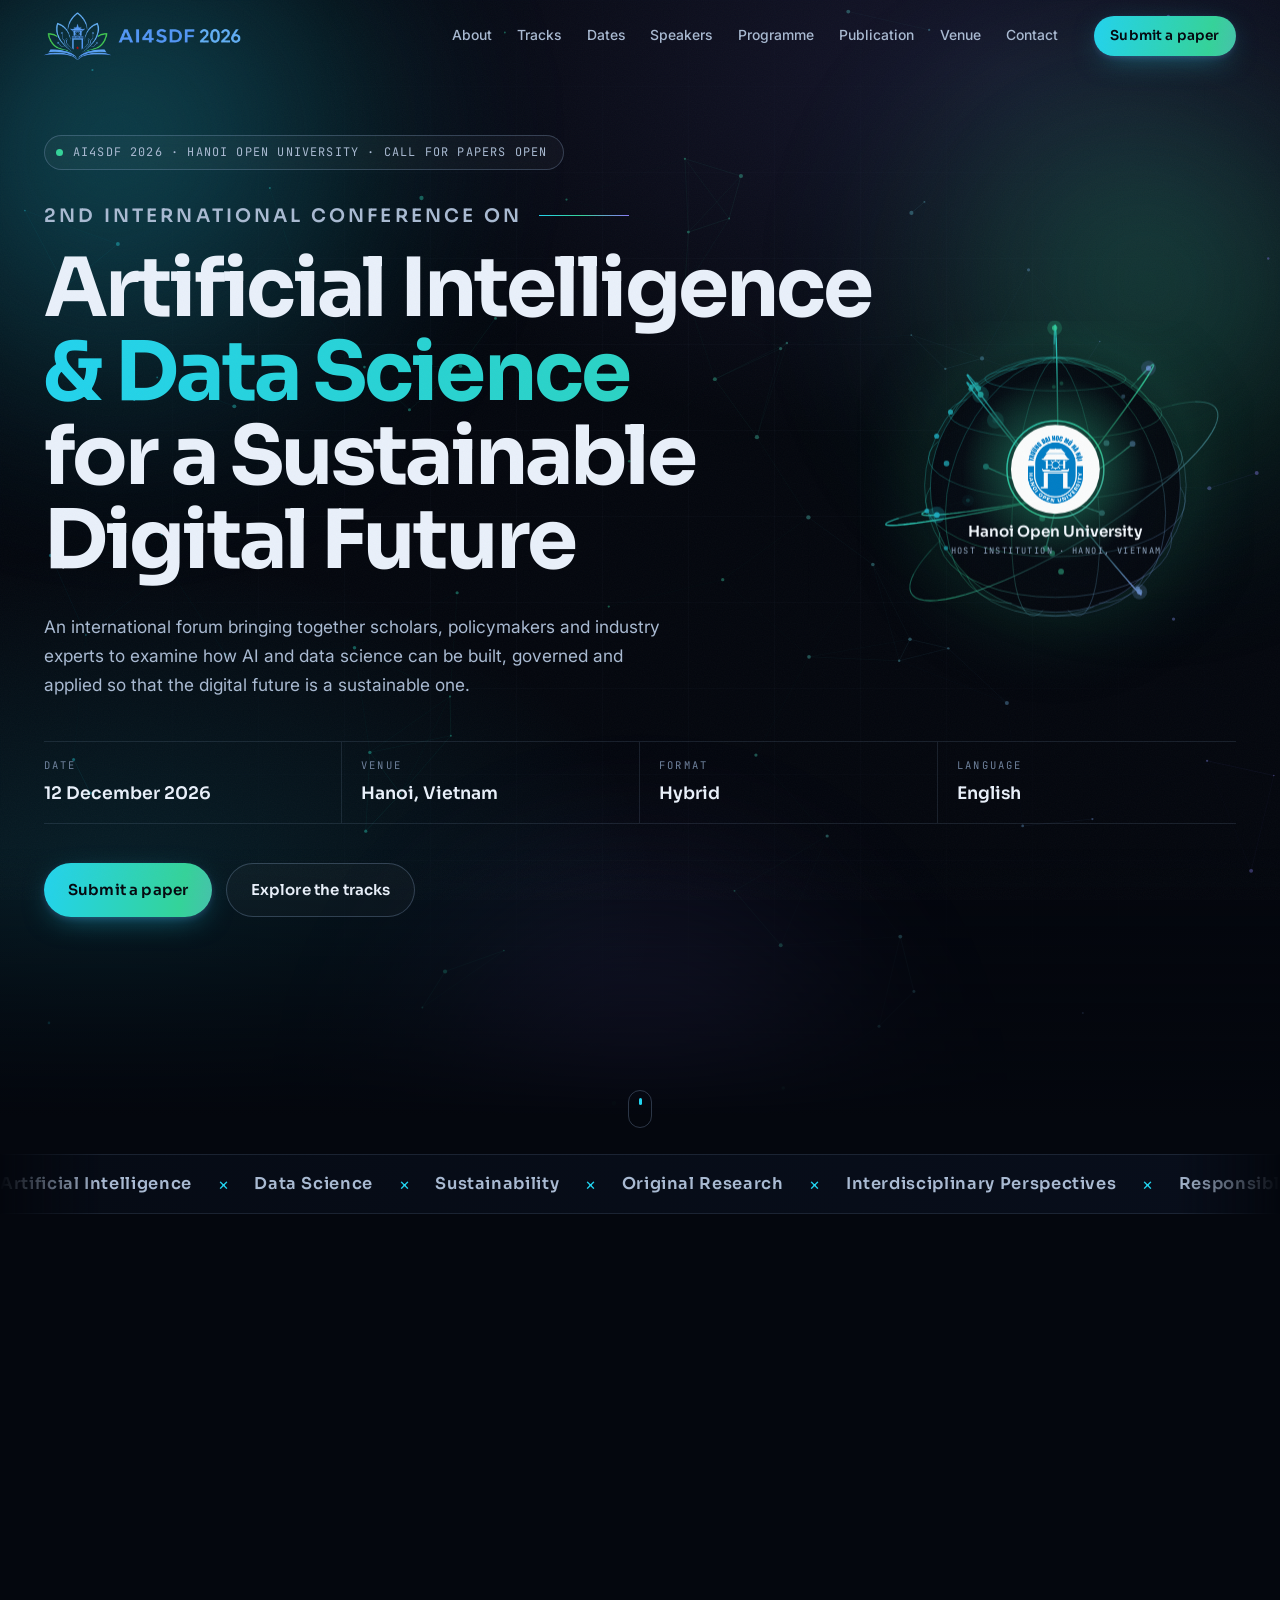
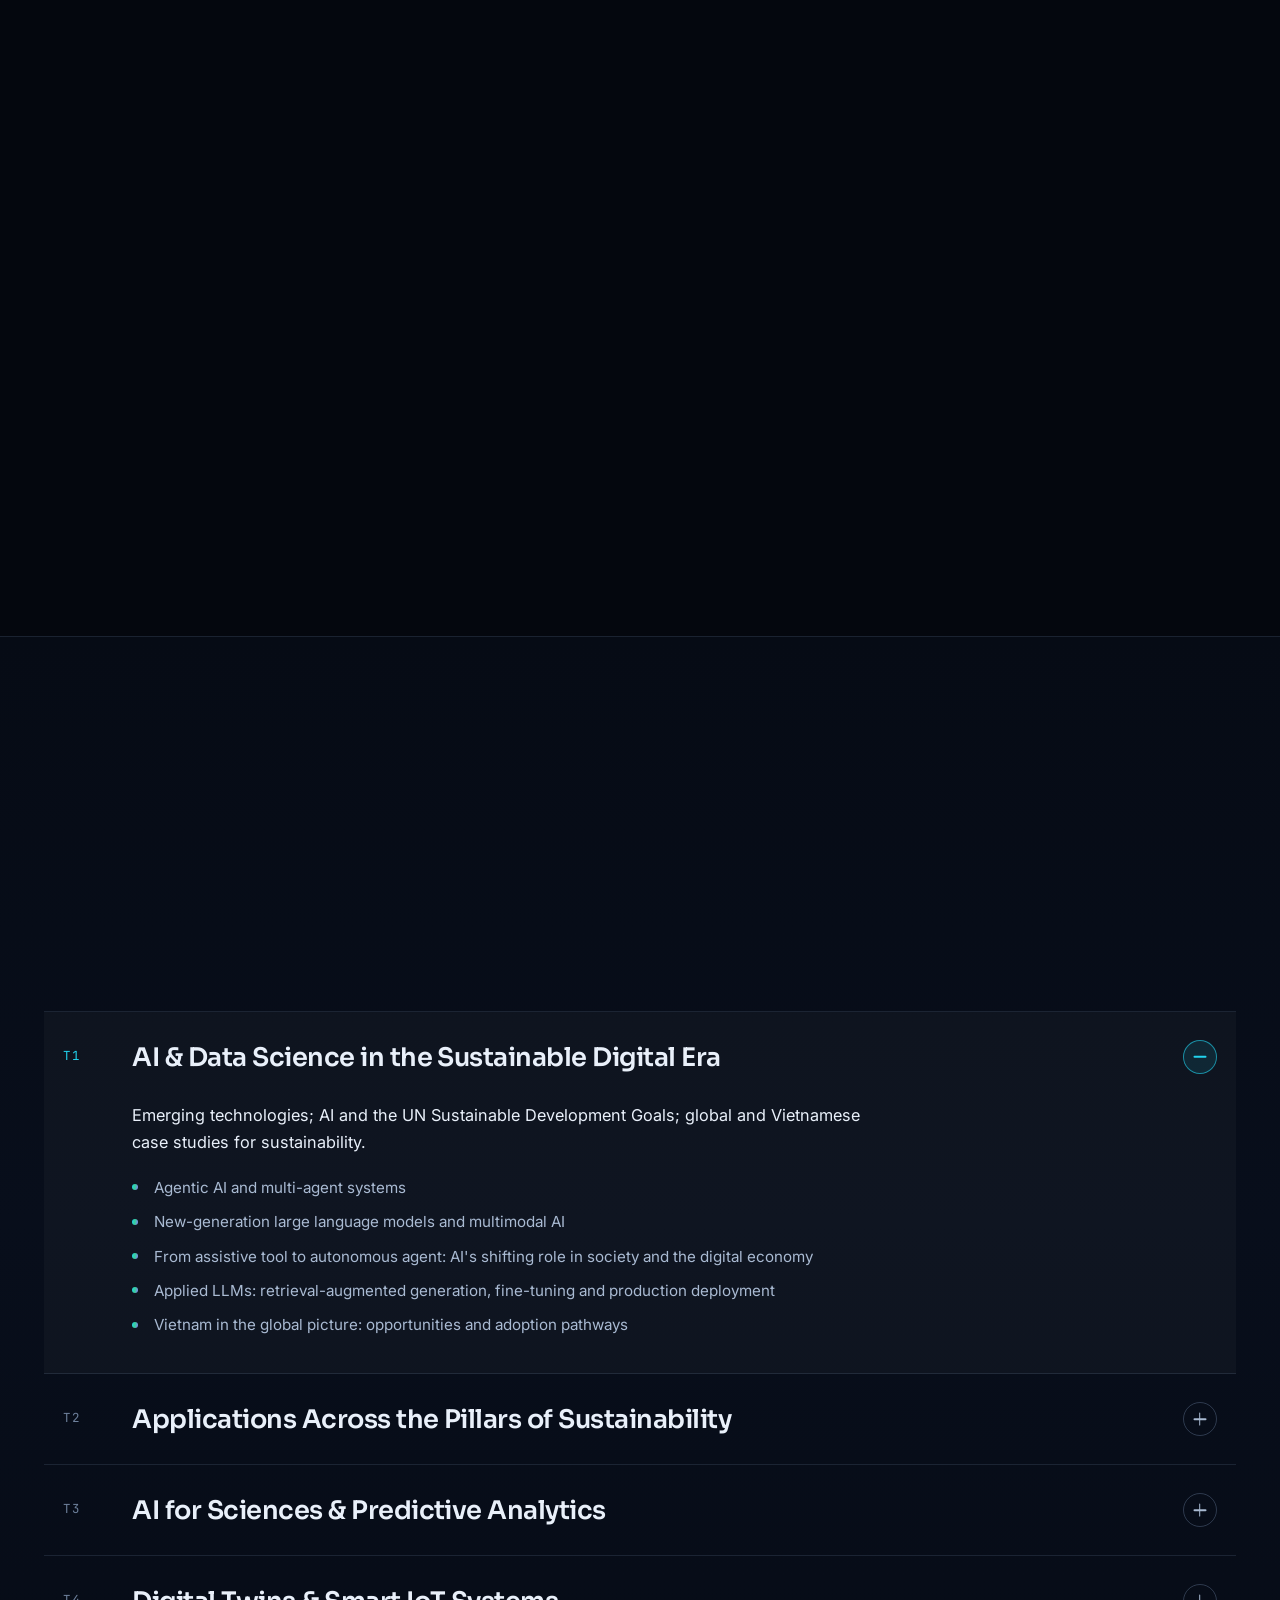
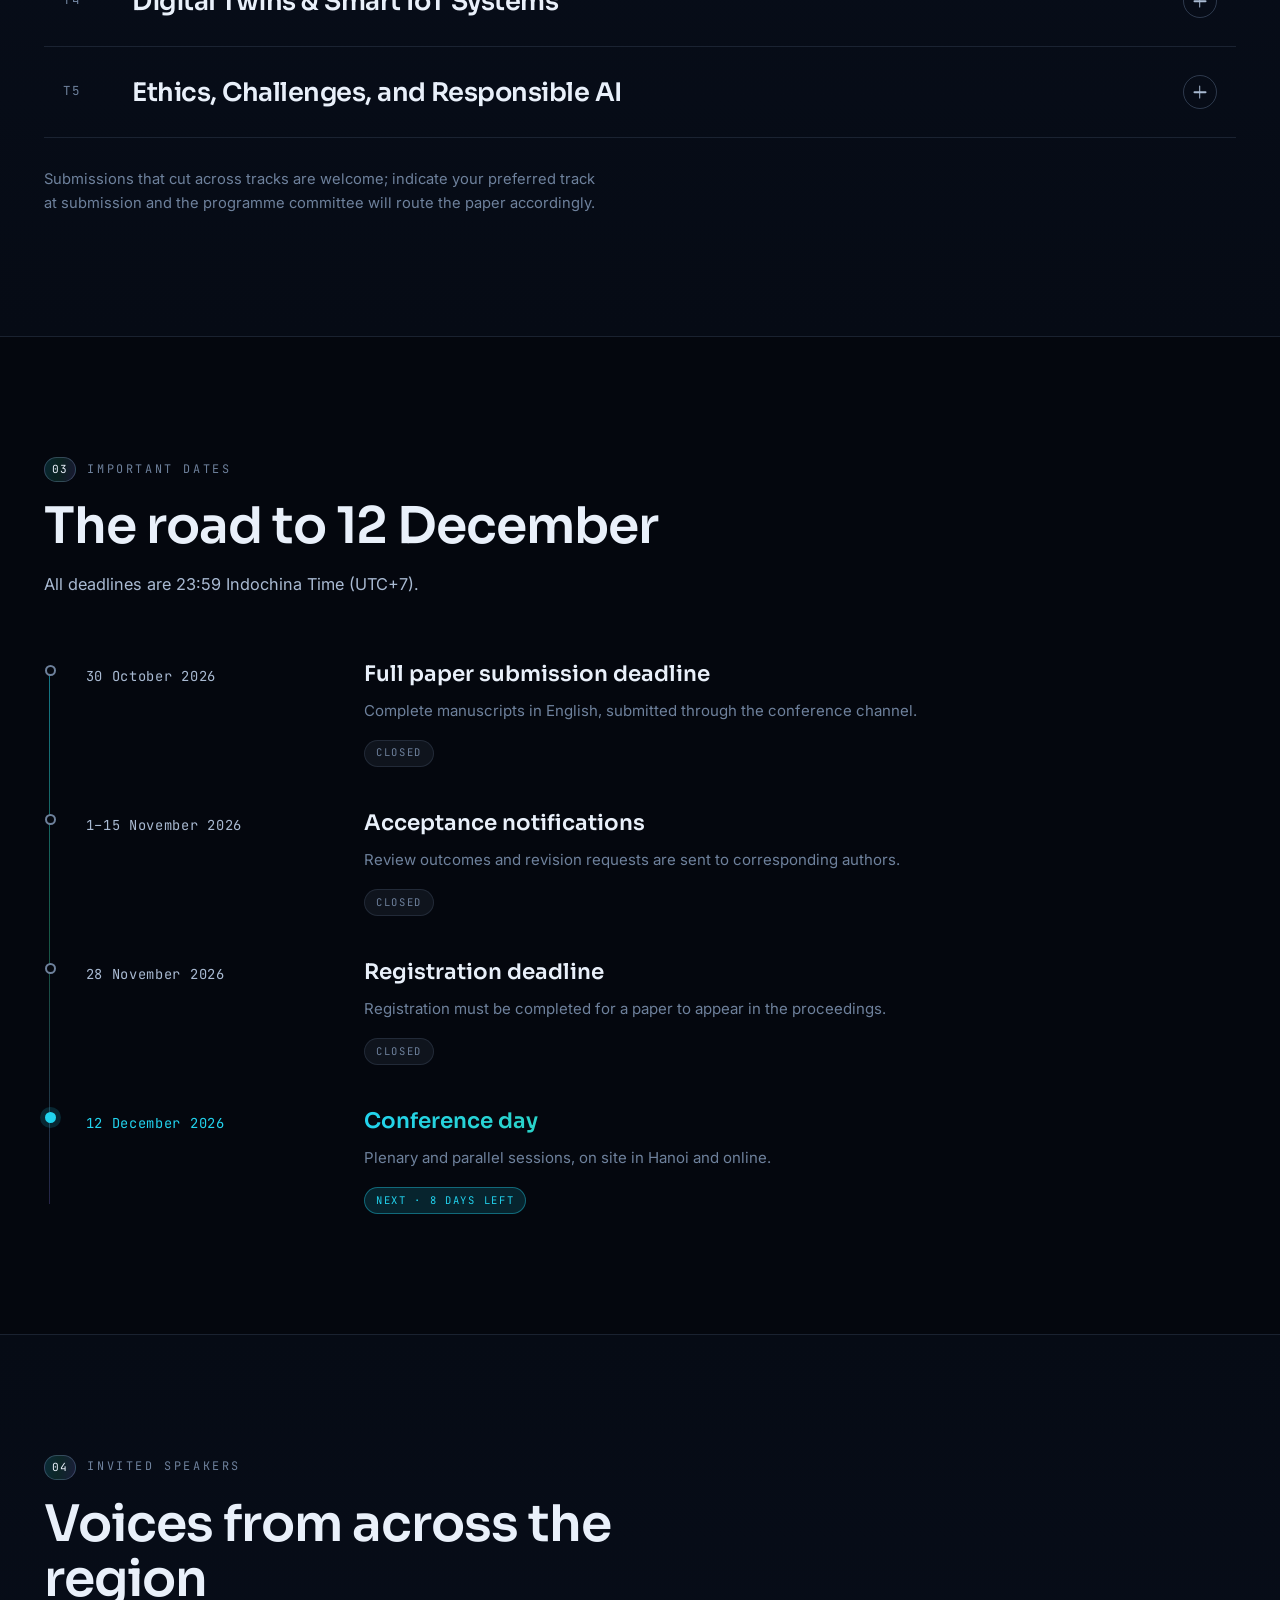
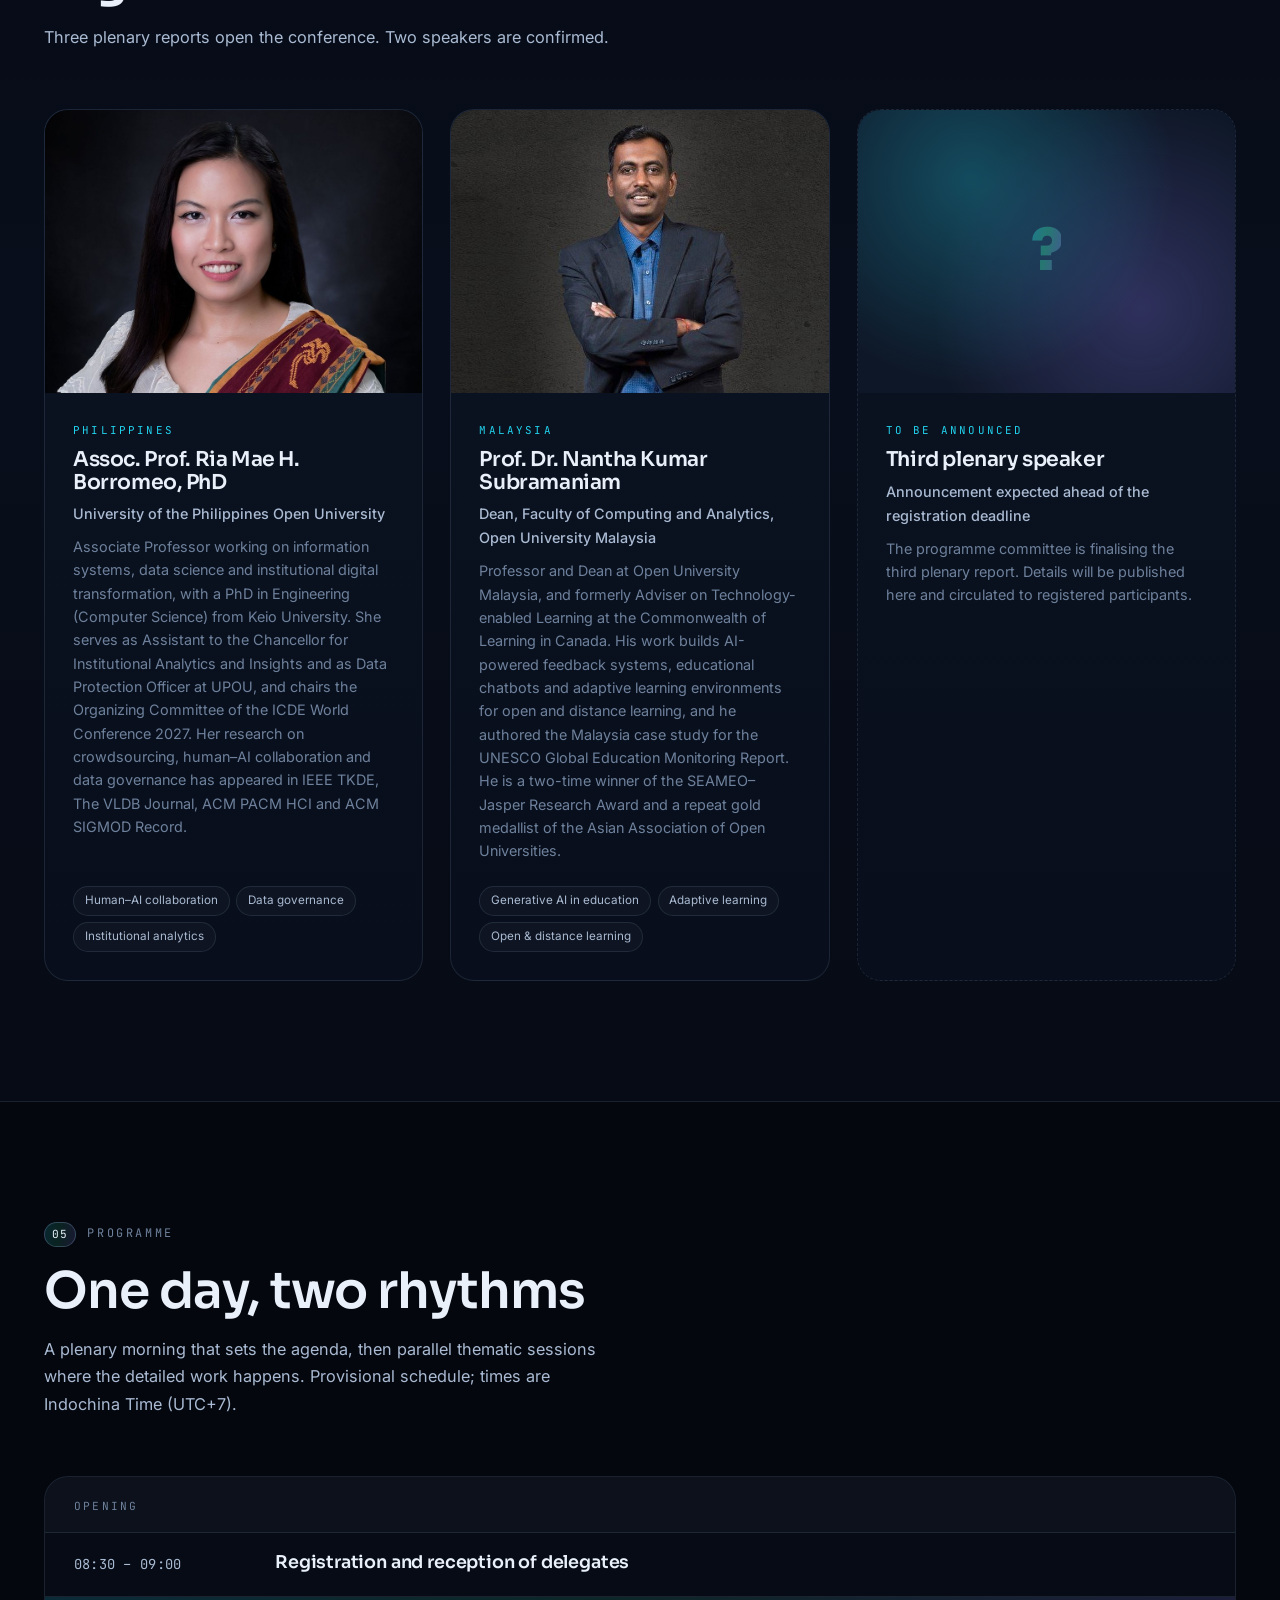
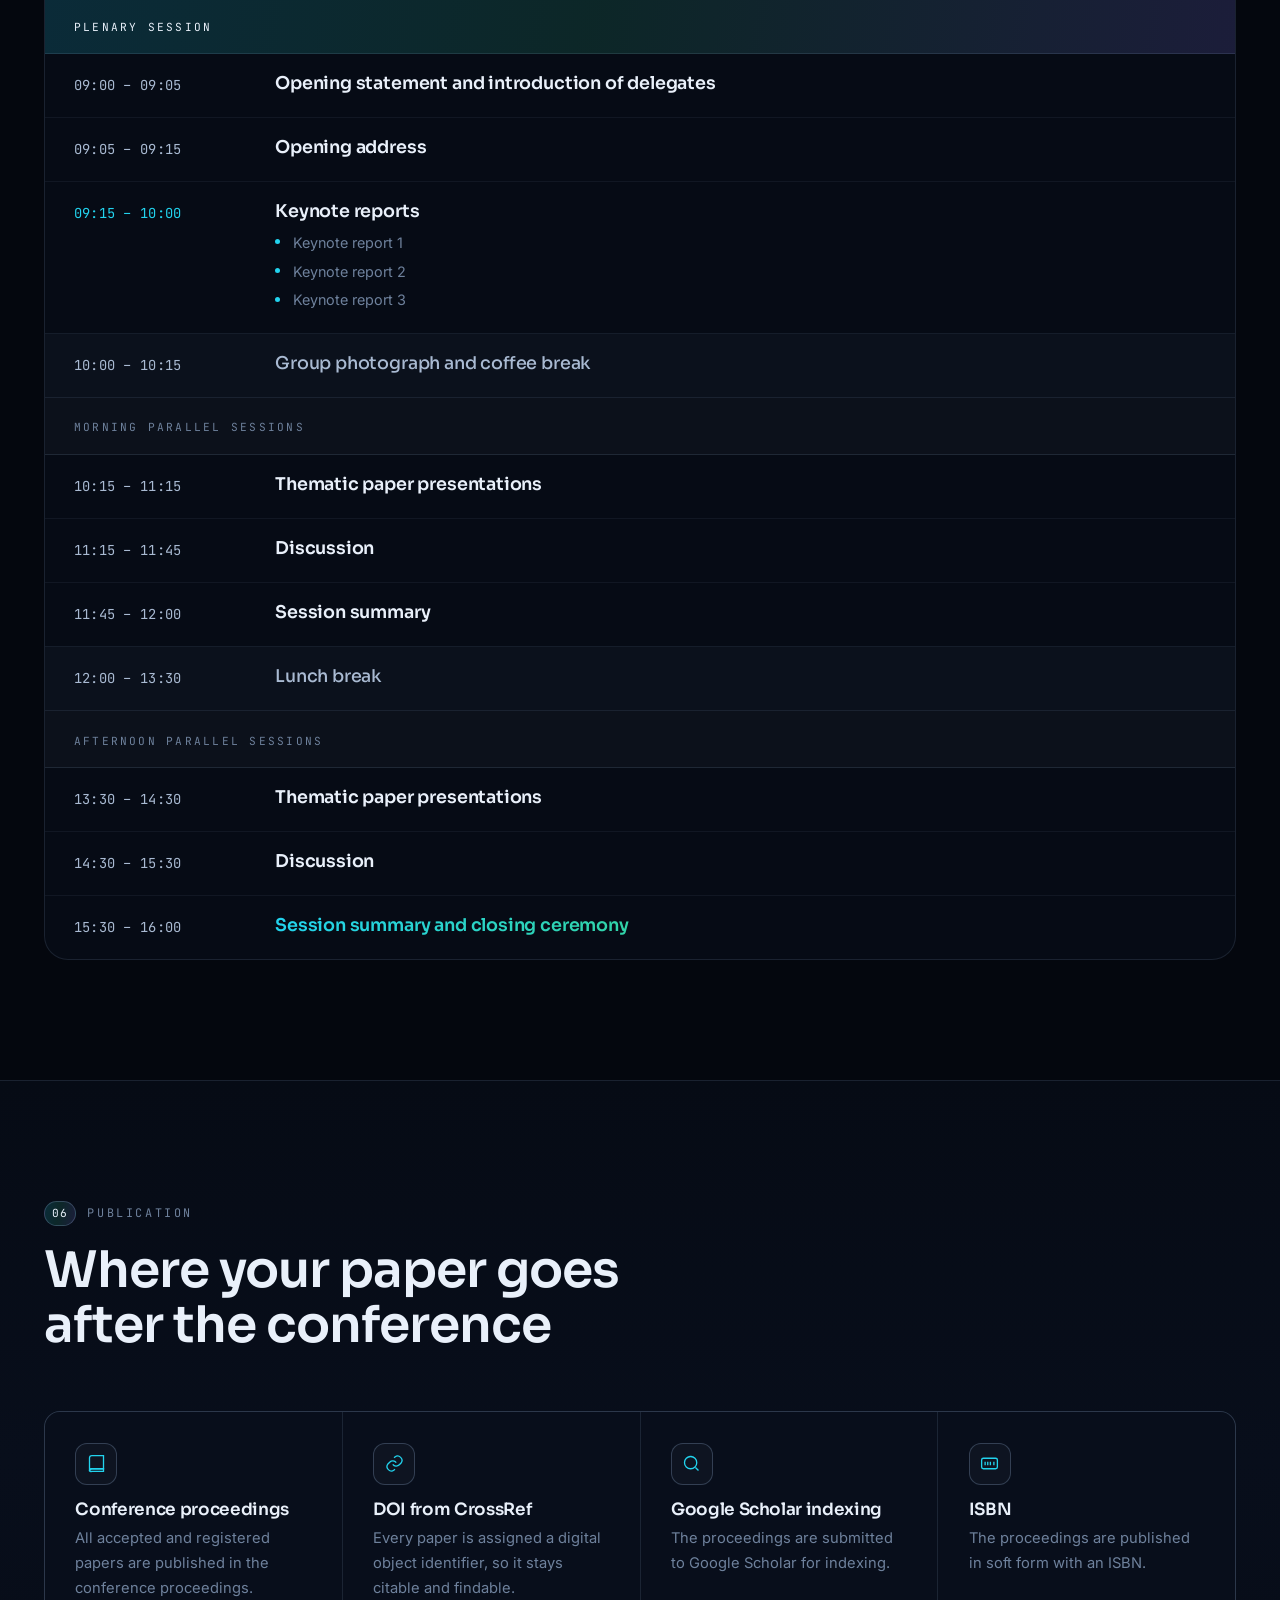
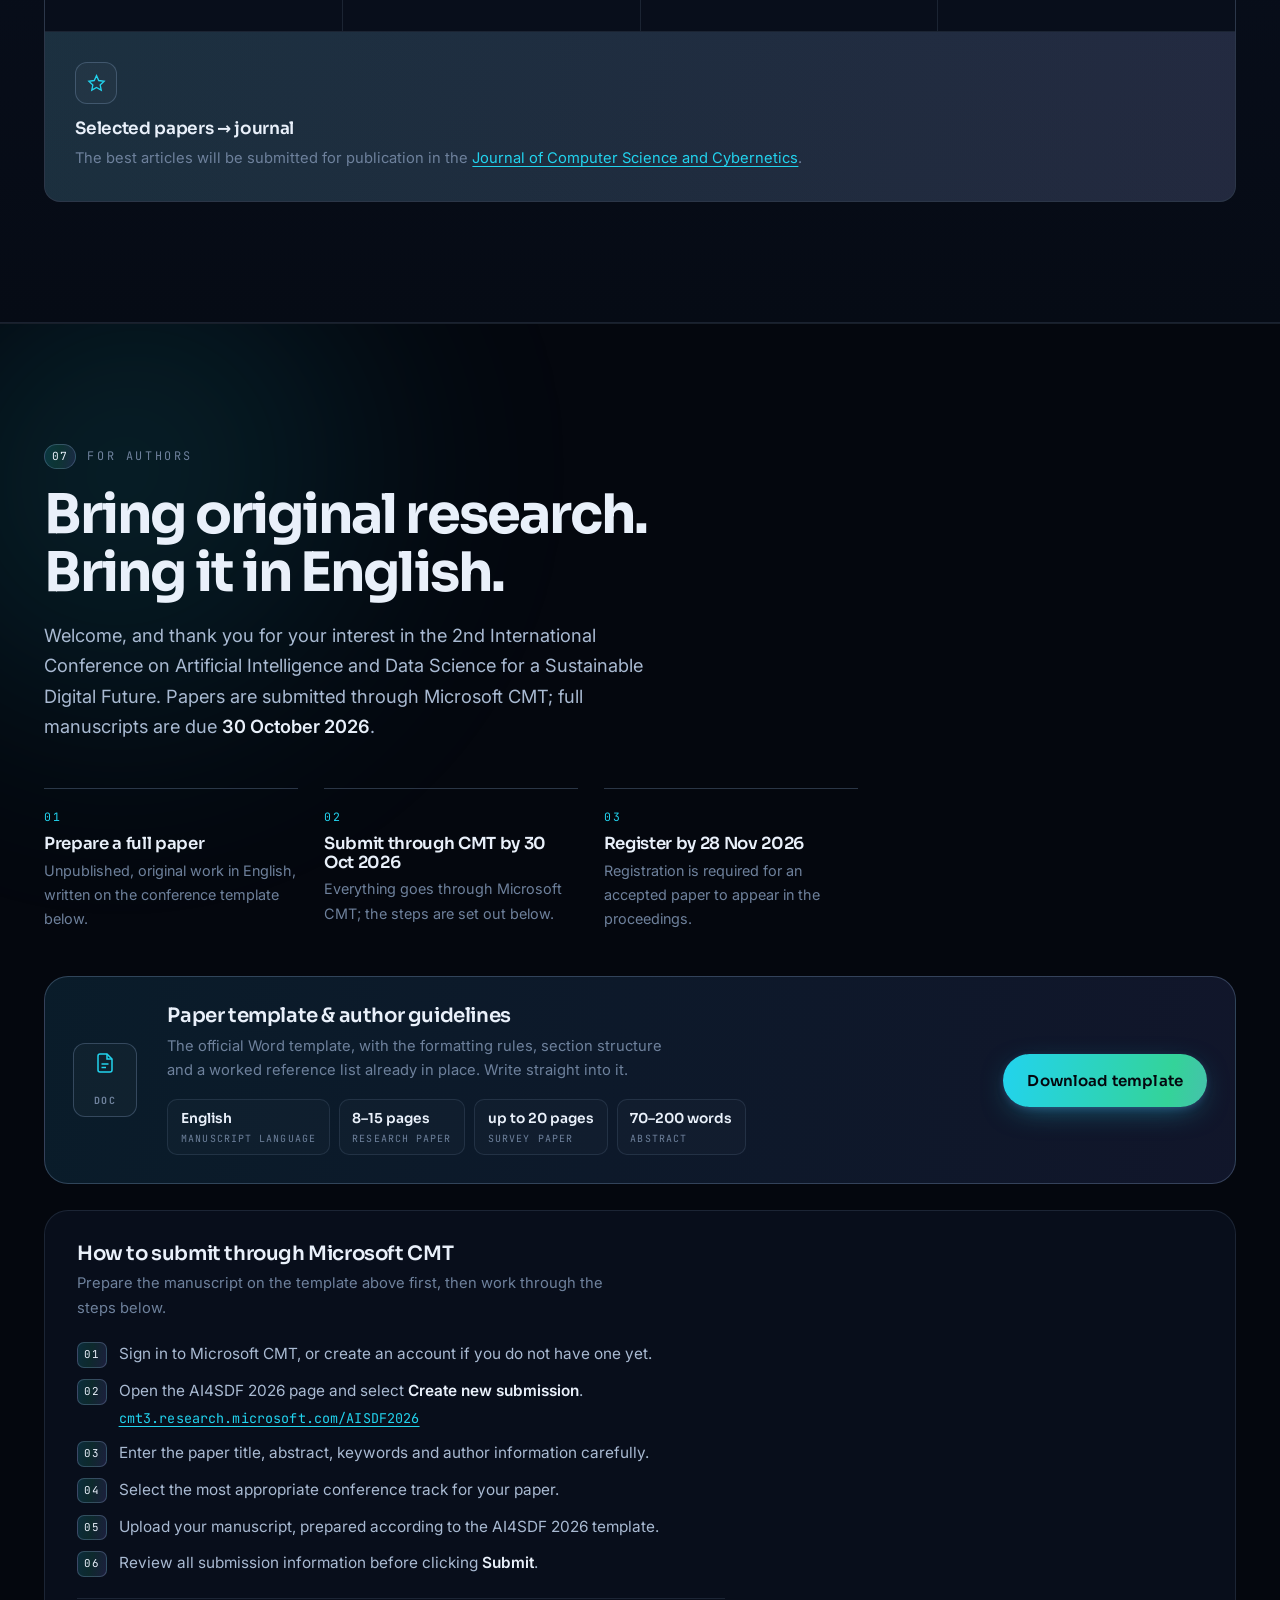
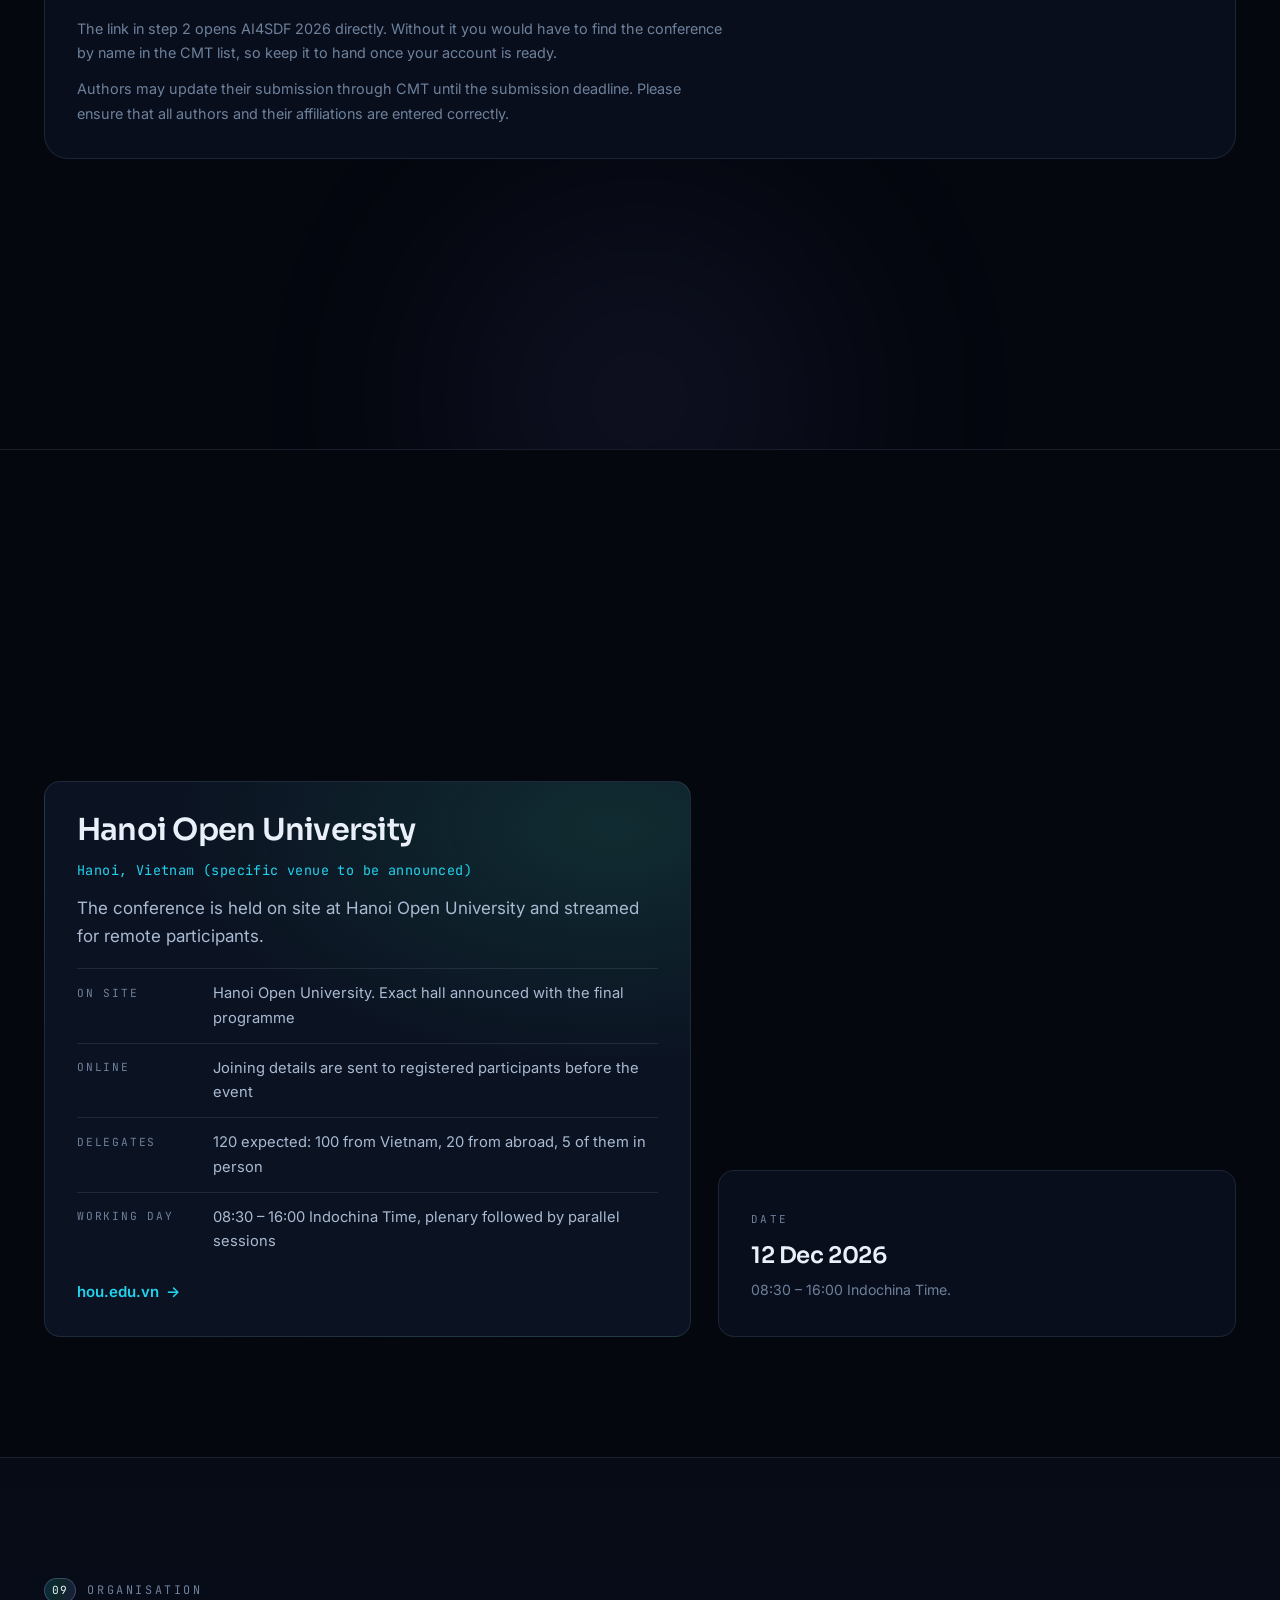
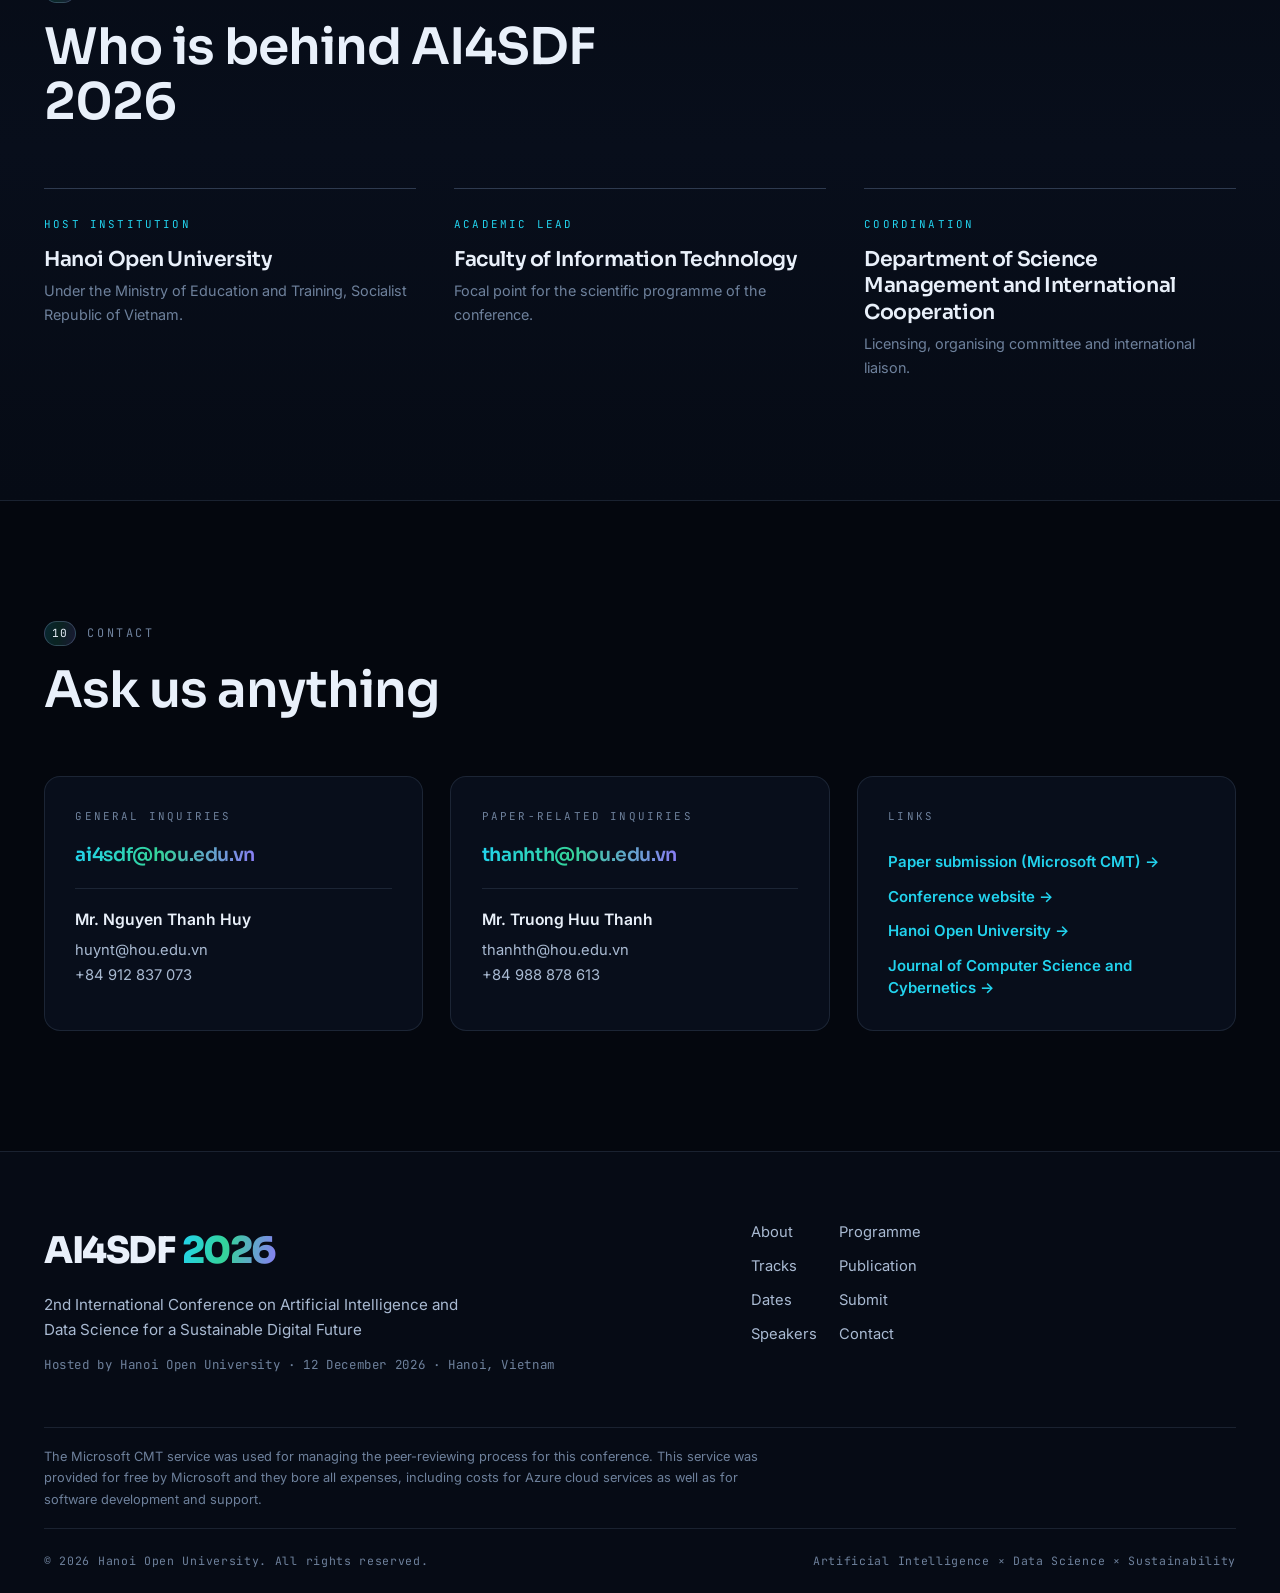
<file: index.html>
<!DOCTYPE html>
<html lang="en">
<head>
<meta charset="utf-8">
<meta name="viewport" content="width=device-width, initial-scale=1, viewport-fit=cover">
<title>AI4SDF 2026: 2nd International Conference on Artificial Intelligence and Data Science for a Sustainable Digital Future</title>
<meta name="description" content="AI4SDF 2026: 2nd International Conference on Artificial Intelligence and Data Science for a Sustainable Digital Future. Hosted by Hanoi Open University, 12 December 2026. Hybrid, English-language. Call for papers open.">
<meta name="theme-color" content="#04070E">
<link rel="canonical" href="https://conf.hou.edu.vn/ai4sdf/">

<meta property="og:type" content="website">
<meta property="og:site_name" content="AI4SDF 2026">
<meta property="og:title" content="AI4SDF 2026: 2nd International Conference on AI and Data Science">
<meta property="og:description" content="International conference hosted by Hanoi Open University. 12 December 2026, Hanoi, Vietnam. Hybrid. Call for papers open until 30 October 2026.">
<meta property="og:url" content="https://conf.hou.edu.vn/ai4sdf/">
<meta property="og:image" content="https://conf.hou.edu.vn/ai4sdf/assets/img/og-cover.png">
<meta name="twitter:card" content="summary_large_image">

<link rel="icon" href="assets/img/favicon.svg" type="image/svg+xml">
<link rel="preconnect" href="https://fonts.googleapis.com">
<link rel="preconnect" href="https://fonts.gstatic.com" crossorigin>
<link href="https://fonts.googleapis.com/css2?family=Sora:wght@300;400;600;700;800&family=Inter:wght@400;500;600;700&family=JetBrains+Mono:wght@400;600&display=swap" rel="stylesheet">
<link rel="stylesheet" href="assets/css/style.css?v=20260828d">

<script type="application/ld+json">
{
  "@context": "https://schema.org",
  "@type": "Event",
  "name": "AI4SDF 2026: 2nd International Conference on Artificial Intelligence and Data Science for a Sustainable Digital Future",
  "startDate": "2026-12-12T08:30:00+07:00",
  "endDate": "2026-12-12T16:00:00+07:00",
  "eventStatus": "https://schema.org/EventScheduled",
  "eventAttendanceMode": "https://schema.org/MixedEventAttendanceMode",
  "inLanguage": "en",
  "location": [
    { "@type": "Place", "name": "Hanoi Open University", "address": { "@type": "PostalAddress", "addressLocality": "Hanoi", "addressCountry": "VN" } },
    { "@type": "VirtualLocation", "url": "https://conf.hou.edu.vn/ai4sdf/" }
  ],
  "organizer": { "@type": "CollegeOrUniversity", "name": "Hanoi Open University", "url": "https://hou.edu.vn" },
  "url": "https://conf.hou.edu.vn/ai4sdf/"
}
</script>
</head>

<body>
<a class="skip-link" href="#main">Skip to main content</a>

<!-- ============================= NAV ============================= -->
<header class="nav" id="nav">
  <div class="nav__inner">
    <a class="brand" href="#top">
      <!-- width/height are the *display* size, not the file's: if the stylesheet
           is ever stale or blocked, the mark still lands at the right size
           instead of unfolding to its full 640px. -->
      <img class="brand__logo" src="assets/img/ai4sdf-logo.png"
           alt="AI4SDF 2026" width="197" height="48" decoding="async">
    </a>

    <nav class="nav__links" id="nav-links" aria-label="Section navigation">
      <a href="#about">About</a>
      <a href="#tracks">Tracks</a>
      <a href="#dates">Dates</a>
      <a href="#speakers">Speakers</a>
      <a href="#programme">Programme</a>
      <a href="#publication">Publication</a>
      <a href="#venue">Venue</a>
      <a href="#contact">Contact</a>
    </nav>

    <a class="btn btn--sm btn--primary nav__cta" href="#submit">Submit a paper</a>

    <button class="nav__burger" id="burger" aria-expanded="false" aria-controls="nav-links" aria-label="Open menu">
      <span></span><span></span><span></span>
    </button>
  </div>
  <div class="nav__progress" id="nav-progress" aria-hidden="true"></div>
</header>

<main id="main">

<!-- ============================= HERO ============================= -->
<section class="hero" id="top">
  <div class="aurora" aria-hidden="true">
    <span class="aurora__blob aurora__blob--a"></span>
    <span class="aurora__blob aurora__blob--b"></span>
    <span class="aurora__blob aurora__blob--c"></span>
  </div>
  <canvas class="neural" id="neural" aria-hidden="true"></canvas>
  <div class="hero__grid" aria-hidden="true"></div>

  <div class="hero__inner container">

    <div class="hero__object" aria-hidden="true">
      <canvas id="globe"></canvas>
    </div>

    <div class="hero__copy">
    <p class="hero__kicker" data-reveal>
      <span class="dot"></span>AI4SDF 2026 · Hanoi Open University · Call for Papers open
    </p>

    <h1 class="hero__title" data-reveal>
      <span class="hero__title-over">2nd International Conference on</span>
      <span class="hero__title-line">Artificial Intelligence</span>
      <span class="hero__title-line hero__title-line--grad">&amp; Data Science</span>
      <span class="hero__title-line">for a Sustainable</span>
      <span class="hero__title-line">Digital Future</span>
    </h1>

    <p class="hero__lede" data-reveal>
      An international forum bringing together scholars, policymakers and industry experts to examine how
      AI and data science can be built, governed and applied so that the digital future is a sustainable one.
    </p>

    <ul class="hero__facts" data-reveal>
      <li><span class="hero__facts-k">Date</span><span class="hero__facts-v">12 December 2026</span></li>
      <li><span class="hero__facts-k">Venue</span><span class="hero__facts-v">Hanoi, Vietnam</span></li>
      <li><span class="hero__facts-k">Format</span><span class="hero__facts-v">Hybrid</span></li>
      <li><span class="hero__facts-k">Language</span><span class="hero__facts-v">English</span></li>
    </ul>

    <div class="hero__actions" data-reveal>
      <a class="btn btn--primary" href="#submit">Submit a paper</a>
      <a class="btn btn--ghost" href="#tracks">Explore the tracks</a>
    </div>

    <div class="countdown" id="countdown" data-reveal aria-label="Time remaining until the conference">
      <div class="countdown__unit"><b data-cd="d">00</b><i>days</i></div>
      <div class="countdown__sep">:</div>
      <div class="countdown__unit"><b data-cd="h">00</b><i>hours</i></div>
      <div class="countdown__sep">:</div>
      <div class="countdown__unit"><b data-cd="m">00</b><i>minutes</i></div>
      <div class="countdown__sep">:</div>
      <div class="countdown__unit"><b data-cd="s">00</b><i>seconds</i></div>
      <p class="countdown__note">until the opening session, 08:30 ICT</p>
    </div>
    </div><!-- /.hero__copy -->
  </div>

  <a class="hero__scroll" href="#about" aria-label="Scroll to About">
    <span></span>
  </a>
</section>

<!-- ============================= MARQUEE ============================= -->
<div class="marquee" aria-hidden="true">
  <div class="marquee__track">
    <span>Artificial Intelligence</span><i>×</i><span>Data Science</span><i>×</i><span>Sustainability</span><i>×</i>
    <span>Original Research</span><i>×</i><span>Interdisciplinary Perspectives</span><i>×</i><span>Responsible Innovation</span><i>×</i>
    <span>Artificial Intelligence</span><i>×</i><span>Data Science</span><i>×</i><span>Sustainability</span><i>×</i>
    <span>Original Research</span><i>×</i><span>Interdisciplinary Perspectives</span><i>×</i><span>Responsible Innovation</span><i>×</i>
  </div>
</div>

<!-- ============================= ABOUT ============================= -->
<section class="section" id="about">
  <div class="container">
    <header class="sec-head" data-reveal>
      <p class="sec-head__eyebrow"><span class="num">01</span> About the conference</p>
      <h2 class="sec-head__title">A timely forum for responsible innovation</h2>
    </header>

    <div class="about">
      <div class="about__copy" data-reveal>
        <p class="lead">
          Hanoi Open University is pleased to announce the <strong>2nd International Conference on Artificial
          Intelligence and Data Science for a Sustainable Digital Future (AI4SDF&nbsp;2026)</strong>.
        </p>
        <p>
          The conference brings together scholars, policymakers and industry experts to share interdisciplinary
          insights and discuss cutting-edge applications of AI and data science in promoting sustainability
          across education, healthcare, agriculture, environment and governance.
        </p>
        <p>
          Its scope spans the most recent shifts in the field: agentic AI and multi-agent systems, new-generation
          large language models, multimodal and generative AI, all read against the requirements of sustainable
          development, innovation and national digital transformation. Alongside the technology, AI4SDF 2026 gives
          equal weight to consequences: the labour market, higher education, and the ethics and governance of
          responsible AI.
        </p>
        <p>
          The conference is also a standing opportunity to build and strengthen an annual network of cooperation
          among universities and research institutes in Vietnam and abroad, and to put forward concrete policy
          recommendations on responsible AI development, data security and the legal frameworks needed to keep
          AI deployment transparent and equitable.
        </p>
      </div>

      <aside class="about__stats" data-reveal>
        <div class="stat">
          <b class="stat__num" data-count="120">120</b>
          <span class="stat__label">delegates expected</span>
          <span class="stat__sub">100 national · 20 international</span>
        </div>
        <div class="stat">
          <b class="stat__num" data-count="5">5</b>
          <span class="stat__label">thematic tracks</span>
          <span class="stat__sub">from foundations to governance</span>
        </div>
        <div class="stat">
          <b class="stat__num">DOI</b>
          <span class="stat__label">CrossRef identifier</span>
          <span class="stat__sub">assigned to every accepted paper</span>
        </div>
        <div class="stat">
          <b class="stat__num">ISBN</b>
          <span class="stat__label">proceedings</span>
          <span class="stat__sub">indexed in Google Scholar</span>
        </div>
      </aside>
    </div>
  </div>
</section>

<!-- ============================= TRACKS ============================= -->
<section class="section section--alt" id="tracks">
  <div class="container">
    <header class="sec-head" data-reveal>
      <p class="sec-head__eyebrow"><span class="num">02</span> Key themes</p>
      <h2 class="sec-head__title">Five tracks, one question</h2>
      <p class="sec-head__sub">
        How do we build AI and data systems that are powerful enough to matter and accountable enough to trust?
        Select a track to see its suggested topics.
      </p>
    </header>

    <div class="tracks">

      <details class="track" data-reveal>
        <summary class="track__head">
          <span class="track__num">T1</span>
          <span class="track__title">AI &amp; Data Science in the Sustainable Digital Era</span>
          <span class="track__chev" aria-hidden="true"></span>
        </summary>
        <div class="track__body">
          <p class="track__abstract">
            Emerging technologies; AI and the UN Sustainable Development Goals; global and Vietnamese case studies
            for sustainability.
          </p>
          <ul class="track__topics">
            <li>Agentic AI and multi-agent systems</li>
            <li>New-generation large language models and multimodal AI</li>
            <li>From assistive tool to autonomous agent: AI's shifting role in society and the digital economy</li>
            <li>Applied LLMs: retrieval-augmented generation, fine-tuning and production deployment</li>
            <li>Vietnam in the global picture: opportunities and adoption pathways</li>
          </ul>
        </div>
      </details>

      <details class="track" data-reveal>
        <summary class="track__head">
          <span class="track__num">T2</span>
          <span class="track__title">Applications Across the Pillars of Sustainability</span>
          <span class="track__chev" aria-hidden="true"></span>
        </summary>
        <div class="track__body">
          <p class="track__abstract">
            Environmental, social and economic sustainability, including sustainable agriculture and green supply
            chains.
          </p>
          <ul class="track__topics">
            <li>AI as innovation infrastructure: productivity, digital products and services</li>
            <li>Smart agriculture, renewable energy, sustainable urban management, environmental monitoring</li>
            <li>Green AI: energy cost and carbon footprint of large models; energy-efficient computation</li>
            <li>Data-driven business models and digital transformation for SMEs</li>
            <li>AI for healthcare, public services and inclusive development</li>
          </ul>
        </div>
      </details>

      <details class="track" data-reveal>
        <summary class="track__head">
          <span class="track__num">T3</span>
          <span class="track__title">AI for Sciences &amp; Predictive Analytics</span>
          <span class="track__chev" aria-hidden="true"></span>
        </summary>
        <div class="track__body">
          <p class="track__abstract">
            Scientific machine learning and forecasting under real-world constraints.
          </p>
          <ul class="track__topics">
            <li>Spatio-temporal analytics with graph neural networks and transformers</li>
            <li>Green supply-chain forecasting</li>
            <li>Generative AI for advanced materials</li>
            <li>Scientific data pipelines, benchmarking and reproducibility</li>
          </ul>
        </div>
      </details>

      <details class="track" data-reveal>
        <summary class="track__head">
          <span class="track__num">T4</span>
          <span class="track__title">Digital Twins &amp; Smart IoT Systems</span>
          <span class="track__chev" aria-hidden="true"></span>
        </summary>
        <div class="track__body">
          <p class="track__abstract">
            Intelligence at the edge, and the systems that keep it trustworthy.
          </p>
          <ul class="track__topics">
            <li>Edge AI and TinyML</li>
            <li>Zero-trust IoT and blockchain security</li>
            <li>Smart-city and smart-grid digital twins</li>
            <li>Sensing, simulation and closed-loop control for sustainable infrastructure</li>
          </ul>
        </div>
      </details>

      <details class="track" data-reveal>
        <summary class="track__head">
          <span class="track__num">T5</span>
          <span class="track__title">Ethics, Challenges, and Responsible AI</span>
          <span class="track__chev" aria-hidden="true"></span>
        </summary>
        <div class="track__body">
          <p class="track__abstract">
            Algorithmic bias, data privacy, social justice, AI and data science skills, and the legal and ethical
            frameworks for responsible deployment.
          </p>
          <ul class="track__topics">
            <li>Cybersecurity in the age of AI: AI as both defensive and offensive instrument</li>
            <li>National data sovereignty: data governance, digital infrastructure and data-residency policy</li>
            <li>Responsible AI governance: transparency, traceability and the protection of civic rights</li>
            <li>AI and the labour market: jobs displaced, jobs created, jobs transformed</li>
            <li>Future skills and the university's role: curriculum reform, AI-integrated teaching, smart governance</li>
            <li>Academic integrity and intellectual property in the era of generative AI</li>
          </ul>
        </div>
      </details>

    </div>

    <p class="tracks__note" data-reveal>
      Submissions that cut across tracks are welcome; indicate your preferred track at submission and the
      programme committee will route the paper accordingly.
    </p>
  </div>
</section>

<!-- ============================= DATES ============================= -->
<section class="section" id="dates">
  <div class="container">
    <header class="sec-head" data-reveal>
      <p class="sec-head__eyebrow"><span class="num">03</span> Important dates</p>
      <h2 class="sec-head__title">The road to 12 December</h2>
      <p class="sec-head__sub">All deadlines are 23:59 Indochina Time (UTC+7).</p>
    </header>

    <ol class="timeline" id="timeline">
      <li class="tl" data-date="2026-10-30T23:59:00+07:00" data-reveal>
        <span class="tl__node" aria-hidden="true"></span>
        <span class="tl__date">30 October 2026</span>
        <span class="tl__title">Full paper submission deadline</span>
        <span class="tl__desc">Complete manuscripts in English, submitted through the conference channel.</span>
        <span class="tl__badge"></span>
      </li>
      <li class="tl" data-date="2026-11-15T23:59:00+07:00" data-reveal>
        <span class="tl__node" aria-hidden="true"></span>
        <span class="tl__date">1–15 November 2026</span>
        <span class="tl__title">Acceptance notifications</span>
        <span class="tl__desc">Review outcomes and revision requests are sent to corresponding authors.</span>
        <span class="tl__badge"></span>
      </li>
      <li class="tl" data-date="2026-11-28T23:59:00+07:00" data-reveal>
        <span class="tl__node" aria-hidden="true"></span>
        <span class="tl__date">28 November 2026</span>
        <span class="tl__title">Registration deadline</span>
        <span class="tl__desc">Registration must be completed for a paper to appear in the proceedings.</span>
        <span class="tl__badge"></span>
      </li>
      <li class="tl tl--final" data-date="2026-12-12T08:30:00+07:00" data-reveal>
        <span class="tl__node" aria-hidden="true"></span>
        <span class="tl__date">12 December 2026</span>
        <span class="tl__title">Conference day</span>
        <span class="tl__desc">Plenary and parallel sessions, on site in Hanoi and online.</span>
        <span class="tl__badge"></span>
      </li>
    </ol>
  </div>
</section>

<!-- ============================= SPEAKERS ============================= -->
<section class="section section--alt" id="speakers">
  <div class="container">
    <header class="sec-head" data-reveal>
      <p class="sec-head__eyebrow"><span class="num">04</span> Invited speakers</p>
      <h2 class="sec-head__title">Voices from across the region</h2>
      <p class="sec-head__sub">Three plenary reports open the conference. Two speakers are confirmed.</p>
    </header>

    <div class="speakers">

      <article class="speaker" data-reveal>
        <div class="speaker__portrait">
          <img class="pf-head" src="assets/img/speaker-borromeo.jpg" alt="Portrait of Assoc. Prof. Ria Mae H. Borromeo" loading="lazy" onerror="this.replaceWith(Object.assign(document.createElement('span'),{className:'speaker__mono',textContent:'RB'}))">
        </div>
        <div class="speaker__body">
          <p class="speaker__flag">Philippines</p>
          <h3 class="speaker__name">Assoc. Prof. Ria Mae H. Borromeo, PhD</h3>
          <p class="speaker__role">University of the Philippines Open University</p>
          <p class="speaker__bio">
            Associate Professor working on information systems, data science and institutional digital
            transformation, with a PhD in Engineering (Computer Science) from Keio University. She serves as
            Assistant to the Chancellor for Institutional Analytics and Insights and as Data Protection Officer
            at UPOU, and chairs the Organizing Committee of the ICDE World Conference 2027. Her research on
            crowdsourcing, human–AI collaboration and data governance has appeared in IEEE TKDE, The VLDB
            Journal, ACM PACM HCI and ACM SIGMOD Record.
          </p>
          <ul class="speaker__tags">
            <li>Human–AI collaboration</li>
            <li>Data governance</li>
            <li>Institutional analytics</li>
          </ul>
        </div>
      </article>

      <article class="speaker" data-reveal>
        <div class="speaker__portrait">
          <img class="pf-figure" src="assets/img/speaker-nantha.jpg" alt="Portrait of Prof. Dr. Nantha Kumar Subramaniam" loading="lazy" onerror="this.replaceWith(Object.assign(document.createElement('span'),{className:'speaker__mono',textContent:'NK'}))">
        </div>
        <div class="speaker__body">
          <p class="speaker__flag">Malaysia</p>
          <h3 class="speaker__name">Prof. Dr. Nantha Kumar Subramaniam</h3>
          <p class="speaker__role">Dean, Faculty of Computing and Analytics, Open University Malaysia</p>
          <p class="speaker__bio">
            Professor and Dean at Open University Malaysia, and formerly Adviser on Technology-enabled Learning
            at the Commonwealth of Learning in Canada. His work builds AI-powered feedback systems, educational
            chatbots and adaptive learning environments for open and distance learning, and he authored the
            Malaysia case study for the UNESCO Global Education Monitoring Report. He is a two-time winner of the
            SEAMEO–Jasper Research Award and a repeat gold medallist of the Asian Association of Open Universities.
          </p>
          <ul class="speaker__tags">
            <li>Generative AI in education</li>
            <li>Adaptive learning</li>
            <li>Open &amp; distance learning</li>
          </ul>
        </div>
      </article>

      <article class="speaker speaker--tba" data-reveal>
        <div class="speaker__portrait">
          <span class="speaker__mono speaker__mono--tba" aria-hidden="true">?</span>
        </div>
        <div class="speaker__body">
          <p class="speaker__flag">To be announced</p>
          <h3 class="speaker__name">Third plenary speaker</h3>
          <p class="speaker__role">Announcement expected ahead of the registration deadline</p>
          <p class="speaker__bio">
            The programme committee is finalising the third plenary report. Details will be published here and
            circulated to registered participants.
          </p>
        </div>
      </article>

    </div>
  </div>
</section>

<!-- ============================= PROGRAMME ============================= -->
<section class="section" id="programme">
  <div class="container">
    <header class="sec-head" data-reveal>
      <p class="sec-head__eyebrow"><span class="num">05</span> Programme</p>
      <h2 class="sec-head__title">One day, two rhythms</h2>
      <p class="sec-head__sub">
        A plenary morning that sets the agenda, then parallel thematic sessions where the detailed work happens.
        Provisional schedule; times are Indochina Time (UTC+7).
      </p>
    </header>

    <div class="prog" data-reveal>

      <div class="prog__block">
        <p class="prog__phase"><span>Opening</span></p>
        <div class="prog__row">
          <time class="prog__time">08:30 – 09:00</time>
          <div class="prog__what"><h3>Registration and reception of delegates</h3></div>
        </div>
      </div>

      <div class="prog__block prog__block--plenary">
        <p class="prog__phase"><span>Plenary session</span></p>
        <div class="prog__row">
          <time class="prog__time">09:00 – 09:05</time>
          <div class="prog__what"><h3>Opening statement and introduction of delegates</h3></div>
        </div>
        <div class="prog__row">
          <time class="prog__time">09:05 – 09:15</time>
          <div class="prog__what"><h3>Opening address</h3></div>
        </div>
        <div class="prog__row prog__row--key">
          <time class="prog__time">09:15 – 10:00</time>
          <div class="prog__what">
            <h3>Keynote reports</h3>
            <ul><li>Keynote report 1</li><li>Keynote report 2</li><li>Keynote report 3</li></ul>
          </div>
        </div>
        <div class="prog__row prog__row--break">
          <time class="prog__time">10:00 – 10:15</time>
          <div class="prog__what"><h3>Group photograph and coffee break</h3></div>
        </div>
      </div>

      <div class="prog__block">
        <p class="prog__phase"><span>Morning parallel sessions</span></p>
        <div class="prog__row">
          <time class="prog__time">10:15 – 11:15</time>
          <div class="prog__what"><h3>Thematic paper presentations</h3></div>
        </div>
        <div class="prog__row">
          <time class="prog__time">11:15 – 11:45</time>
          <div class="prog__what"><h3>Discussion</h3></div>
        </div>
        <div class="prog__row">
          <time class="prog__time">11:45 – 12:00</time>
          <div class="prog__what"><h3>Session summary</h3></div>
        </div>
        <div class="prog__row prog__row--break">
          <time class="prog__time">12:00 – 13:30</time>
          <div class="prog__what"><h3>Lunch break</h3></div>
        </div>
      </div>

      <div class="prog__block">
        <p class="prog__phase"><span>Afternoon parallel sessions</span></p>
        <div class="prog__row">
          <time class="prog__time">13:30 – 14:30</time>
          <div class="prog__what"><h3>Thematic paper presentations</h3></div>
        </div>
        <div class="prog__row">
          <time class="prog__time">14:30 – 15:30</time>
          <div class="prog__what"><h3>Discussion</h3></div>
        </div>
        <div class="prog__row prog__row--close">
          <time class="prog__time">15:30 – 16:00</time>
          <div class="prog__what"><h3>Session summary and closing ceremony</h3></div>
        </div>
      </div>

    </div>
  </div>
</section>

<!-- ============================= PUBLICATION ============================= -->
<section class="section section--alt" id="publication">
  <div class="container">
    <header class="sec-head" data-reveal>
      <p class="sec-head__eyebrow"><span class="num">06</span> Publication</p>
      <h2 class="sec-head__title">Where your paper goes after the conference</h2>
    </header>

    <div class="pubs">
      <article class="pub" data-reveal>
        <span class="pub__icon" aria-hidden="true">
          <svg viewBox="0 0 24 24" fill="none" stroke="currentColor" stroke-width="1.5"><path d="M4 5.5A2.5 2.5 0 0 1 6.5 3H20v15H6.5A2.5 2.5 0 0 0 4 20.5z"/><path d="M4 20.5A2.5 2.5 0 0 1 6.5 18H20v3H6.5A2.5 2.5 0 0 1 4 20.5z"/></svg>
        </span>
        <h3>Conference proceedings</h3>
        <p>All accepted and registered papers are published in the conference proceedings.</p>
      </article>

      <article class="pub" data-reveal>
        <span class="pub__icon" aria-hidden="true">
          <svg viewBox="0 0 24 24" fill="none" stroke="currentColor" stroke-width="1.5"><path d="M10 13a5 5 0 0 0 7.5.5l2-2a5 5 0 0 0-7-7l-1 1"/><path d="M14 11a5 5 0 0 0-7.5-.5l-2 2a5 5 0 0 0 7 7l1-1"/></svg>
        </span>
        <h3>DOI from CrossRef</h3>
        <p>Every paper is assigned a digital object identifier, so it stays citable and findable.</p>
      </article>

      <article class="pub" data-reveal>
        <span class="pub__icon" aria-hidden="true">
          <svg viewBox="0 0 24 24" fill="none" stroke="currentColor" stroke-width="1.5"><circle cx="11" cy="11" r="7"/><path d="m20 20-3.5-3.5"/></svg>
        </span>
        <h3>Google Scholar indexing</h3>
        <p>The proceedings are submitted to Google Scholar for indexing.</p>
      </article>

      <article class="pub" data-reveal>
        <span class="pub__icon" aria-hidden="true">
          <svg viewBox="0 0 24 24" fill="none" stroke="currentColor" stroke-width="1.5"><rect x="3" y="6" width="18" height="12" rx="2"/><path d="M7 10v4M10 10v4M13 10v4M17 10v4"/></svg>
        </span>
        <h3>ISBN</h3>
        <p>The proceedings are published in soft form with an ISBN.</p>
      </article>

      <article class="pub pub--wide" data-reveal>
        <span class="pub__icon" aria-hidden="true">
          <svg viewBox="0 0 24 24" fill="none" stroke="currentColor" stroke-width="1.5"><path d="m12 3 2.6 5.6 6.1.8-4.5 4.2 1.2 6-5.4-3-5.4 3 1.2-6L3.3 9.4l6.1-.8z"/></svg>
        </span>
        <h3>Selected papers → journal</h3>
        <p>
          The best articles will be submitted for publication in the
          <a href="https://vjs.ac.vn/jcc" target="_blank" rel="noopener">Journal of Computer Science and
          Cybernetics</a>.
        </p>
      </article>
    </div>
  </div>
</section>

<!-- ============================= SUBMIT ============================= -->
<section class="section section--cta" id="submit">
  <div class="aurora aurora--cta" aria-hidden="true">
    <span class="aurora__blob aurora__blob--a"></span>
    <span class="aurora__blob aurora__blob--c"></span>
  </div>
  <div class="container">
    <div class="cta" data-reveal>
      <p class="sec-head__eyebrow"><span class="num">07</span> For authors</p>
      <h2 class="cta__title">Bring original research.<br>Bring it in English.</h2>
      <p class="cta__lede">
        Welcome, and thank you for your interest in the 2nd International Conference on Artificial
        Intelligence and Data Science for a Sustainable Digital Future. Papers are submitted through
        Microsoft CMT; full manuscripts are due <strong>30 October 2026</strong>.
      </p>

      <div class="cta__grid">
        <div class="cta__item">
          <span class="cta__k">01</span>
          <h3>Prepare a full paper</h3>
          <p>Unpublished, original work in English, written on the conference template below.</p>
        </div>
        <div class="cta__item">
          <span class="cta__k">02</span>
          <h3>Submit through CMT by 30 Oct 2026</h3>
          <p>Everything goes through Microsoft CMT; the steps are set out below.</p>
        </div>
        <div class="cta__item">
          <span class="cta__k">03</span>
          <h3>Register by 28 Nov 2026</h3>
          <p>Registration is required for an accepted paper to appear in the proceedings.</p>
        </div>
      </div>

    </div><!-- /.cta -->

      <div class="tmpl" data-reveal>
        <span class="tmpl__file" aria-hidden="true">
          <svg viewBox="0 0 24 24" fill="none" stroke="currentColor" stroke-width="1.5">
            <path d="M14 3H7a2 2 0 0 0-2 2v14a2 2 0 0 0 2 2h10a2 2 0 0 0 2-2V8z"/>
            <path d="M14 3v5h5"/><path d="M8.5 13h7M8.5 16.5h4.5"/>
          </svg>
          <b>DOC</b>
        </span>

        <div class="tmpl__body">
          <h3>Paper template &amp; author guidelines</h3>
          <p>
            The official Word template, with the formatting rules, section structure and a worked
            reference list already in place. Write straight into it.
          </p>
          <ul class="tmpl__specs">
            <li><b>English</b><span>manuscript language</span></li>
            <li><b>8–15 pages</b><span>research paper</span></li>
            <li><b>up to 20 pages</b><span>survey paper</span></li>
            <li><b>70–200 words</b><span>abstract</span></li>
          </ul>
        </div>

        <a class="btn btn--primary tmpl__btn"
           href="assets/docs/AI4SDF_2026_Paper_Template.doc" download>
          Download template
        </a>
      </div>

      <div class="cmt" data-reveal>
        <div class="cmt__head">
          <h3>How to submit through Microsoft CMT</h3>
          <p>Prepare the manuscript on the template above first, then work through the steps below.</p>
        </div>
        <ol class="cmt__steps">
          <li>
            Sign in to Microsoft CMT, or create an account if you do not have one yet.
          </li>
          <li>
            Open the AI4SDF 2026 page and select <strong>Create new submission</strong>.
            <a class="cmt__link" href="https://cmt3.research.microsoft.com/AISDF2026"
               target="_blank" rel="noopener">cmt3.research.microsoft.com/AISDF2026</a>
          </li>
          <li>Enter the paper title, abstract, keywords and author information carefully.</li>
          <li>Select the most appropriate conference track for your paper.</li>
          <li>Upload your manuscript, prepared according to the AI4SDF 2026 template.</li>
          <li>Review all submission information before clicking <strong>Submit</strong>.</li>
        </ol>
        <p class="cmt__note">
          The link in step 2 opens AI4SDF 2026 directly. Without it you would have to find the
          conference by name in the CMT list, so keep it to hand once your account is ready.
        </p>
        <p class="cmt__note cmt__note--tight">
          Authors may update their submission through CMT until the submission deadline. Please
          ensure that all authors and their affiliations are entered correctly.
        </p>
      </div>

      <div class="cta cta--tail" data-reveal>
        <div class="cta__actions">
          <a class="btn btn--primary btn--lg" href="https://cmt3.research.microsoft.com/AISDF2026"
             target="_blank" rel="noopener">Submit through Microsoft CMT</a>
          <a class="btn btn--ghost btn--lg" href="cfp.html">Read the Call for Papers</a>
        </div>
        <p class="cta__foot">
          We look forward to receiving your contribution and welcoming you to AI4SDF 2026 in Hanoi,
          Vietnam. We encourage you to invite colleagues to participate and submit original research.
        </p>
      </div>
  </div>
</section>

<!-- ============================= VENUE ============================= -->
<section class="section" id="venue">
  <div class="container">
    <header class="sec-head" data-reveal>
      <p class="sec-head__eyebrow"><span class="num">08</span> Venue &amp; format</p>
      <h2 class="sec-head__title">In Hanoi, and everywhere else</h2>
    </header>

    <div class="venue">
      <div class="venue__card venue__card--main" data-reveal>
        <h3>Hanoi Open University</h3>
        <p class="venue__addr">Hanoi, Vietnam (specific venue to be announced)</p>
        <p>
          The conference is held on site at Hanoi Open University and streamed for remote participants.
        </p>
        <dl class="venue__list">
          <div><dt>On site</dt><dd>Hanoi Open University. Exact hall announced with the final programme</dd></div>
          <div><dt>Online</dt><dd>Joining details are sent to registered participants before the event</dd></div>
          <div><dt>Delegates</dt><dd>120 expected: 100 from Vietnam, 20 from abroad, 5 of them in person</dd></div>
          <div><dt>Working day</dt><dd>08:30 – 16:00 Indochina Time, plenary followed by parallel sessions</dd></div>
        </dl>
        <a class="link-arrow" href="https://hou.edu.vn" target="_blank" rel="noopener">hou.edu.vn</a>
      </div>

      <div class="venue__side">
        <div class="venue__card" data-reveal>
          <span class="venue__k">Format</span>
          <p class="venue__v">Hybrid</p>
          <p class="venue__d">In-person and virtual attendance combined.</p>
        </div>
        <div class="venue__card" data-reveal>
          <span class="venue__k">Language</span>
          <p class="venue__v">English</p>
          <p class="venue__d">Presentations, papers and proceedings.</p>
        </div>
        <div class="venue__card" data-reveal>
          <span class="venue__k">Date</span>
          <p class="venue__v">12 Dec 2026</p>
          <p class="venue__d">08:30 – 16:00 Indochina Time.</p>
        </div>
      </div>
    </div>
  </div>
</section>

<!-- ============================= ORGANISERS ============================= -->
<section class="section section--alt" id="organisers">
  <div class="container">
    <header class="sec-head" data-reveal>
      <p class="sec-head__eyebrow"><span class="num">09</span> Organisation</p>
      <h2 class="sec-head__title">Who is behind AI4SDF 2026</h2>
    </header>

    <div class="orgs" data-reveal>
      <div class="org">
        <span class="org__k">Host institution</span>
        <p class="org__v">Hanoi Open University</p>
        <p class="org__d">Under the Ministry of Education and Training, Socialist Republic of Vietnam.</p>
      </div>
      <div class="org">
        <span class="org__k">Academic lead</span>
        <p class="org__v">Faculty of Information Technology</p>
        <p class="org__d">Focal point for the scientific programme of the conference.</p>
      </div>
      <div class="org">
        <span class="org__k">Coordination</span>
        <p class="org__v">Department of Science Management and International Cooperation</p>
        <p class="org__d">Licensing, organising committee and international liaison.</p>
      </div>
    </div>
  </div>
</section>

<!-- ============================= CONTACT ============================= -->
<section class="section" id="contact">
  <div class="container">
    <header class="sec-head" data-reveal>
      <p class="sec-head__eyebrow"><span class="num">10</span> Contact</p>
      <h2 class="sec-head__title">Ask us anything</h2>
    </header>

    <div class="contacts">
      <article class="contact" data-reveal>
        <p class="contact__k">General inquiries</p>
        <p class="contact__mail"><a href="mailto:ai4sdf@hou.edu.vn">ai4sdf@hou.edu.vn</a></p>
        <hr>
        <p class="contact__person">Mr. Nguyen Thanh Huy</p>
        <p class="contact__line"><a href="mailto:huynt@hou.edu.vn">huynt@hou.edu.vn</a></p>
        <p class="contact__line"><a href="tel:+84912837073">+84 912 837 073</a></p>
      </article>

      <article class="contact" data-reveal>
        <p class="contact__k">Paper-related inquiries</p>
        <p class="contact__mail"><a href="mailto:thanhth@hou.edu.vn">thanhth@hou.edu.vn</a></p>
        <hr>
        <p class="contact__person">Mr. Truong Huu Thanh</p>
        <p class="contact__line"><a href="mailto:thanhth@hou.edu.vn">thanhth@hou.edu.vn</a></p>
        <p class="contact__line"><a href="tel:+84988878613">+84 988 878 613</a></p>
      </article>

      <article class="contact contact--links" data-reveal>
        <p class="contact__k">Links</p>
        <a class="link-arrow" href="https://cmt3.research.microsoft.com/AISDF2026" target="_blank" rel="noopener">Paper submission (Microsoft CMT)</a>
        <a class="link-arrow" href="https://conf.hou.edu.vn/ai4sdf" target="_blank" rel="noopener">Conference website</a>
        <a class="link-arrow" href="https://hou.edu.vn" target="_blank" rel="noopener">Hanoi Open University</a>
        <a class="link-arrow" href="https://vjs.ac.vn/jcc" target="_blank" rel="noopener">Journal of Computer Science and Cybernetics</a>
      </article>
    </div>
  </div>
</section>

</main>

<!-- ============================= FOOTER ============================= -->
<footer class="footer">
  <div class="container footer__inner">
    <div class="footer__brand">
      <p class="footer__acr">AI4SDF <span>2026</span></p>
      <p class="footer__full">
        2nd International Conference on Artificial Intelligence and Data Science
        for a Sustainable Digital Future
      </p>
      <p class="footer__host">Hosted by Hanoi Open University · 12 December 2026 · Hanoi, Vietnam</p>
    </div>
    <nav class="footer__nav" aria-label="Footer navigation">
      <a href="#about">About</a><a href="#tracks">Tracks</a><a href="#dates">Dates</a>
      <a href="#speakers">Speakers</a><a href="#programme">Programme</a>
      <a href="#publication">Publication</a><a href="#submit">Submit</a><a href="#contact">Contact</a>
    </nav>
  </div>
  <!-- Required verbatim by Microsoft CMT as a condition of free use. Do not
       reword, abbreviate, translate, bold or italicise it, and do not move it
       into JavaScript: CMT fetches this page and checks the raw HTML source. -->
  <div class="container footer__ack">
    <p>The Microsoft CMT service was used for managing the peer-reviewing process for this conference. This service was provided for free by Microsoft and they bore all expenses, including costs for Azure cloud services as well as for software development and support.</p>
  </div>

  <div class="container footer__legal">
    <p>© 2026 Hanoi Open University. All rights reserved.</p>
    <p class="footer__tag">Artificial Intelligence × Data Science × Sustainability</p>
  </div>
</footer>

<script src="assets/js/main.js?v=20260828d" defer></script>
</body>
</html>
</file>
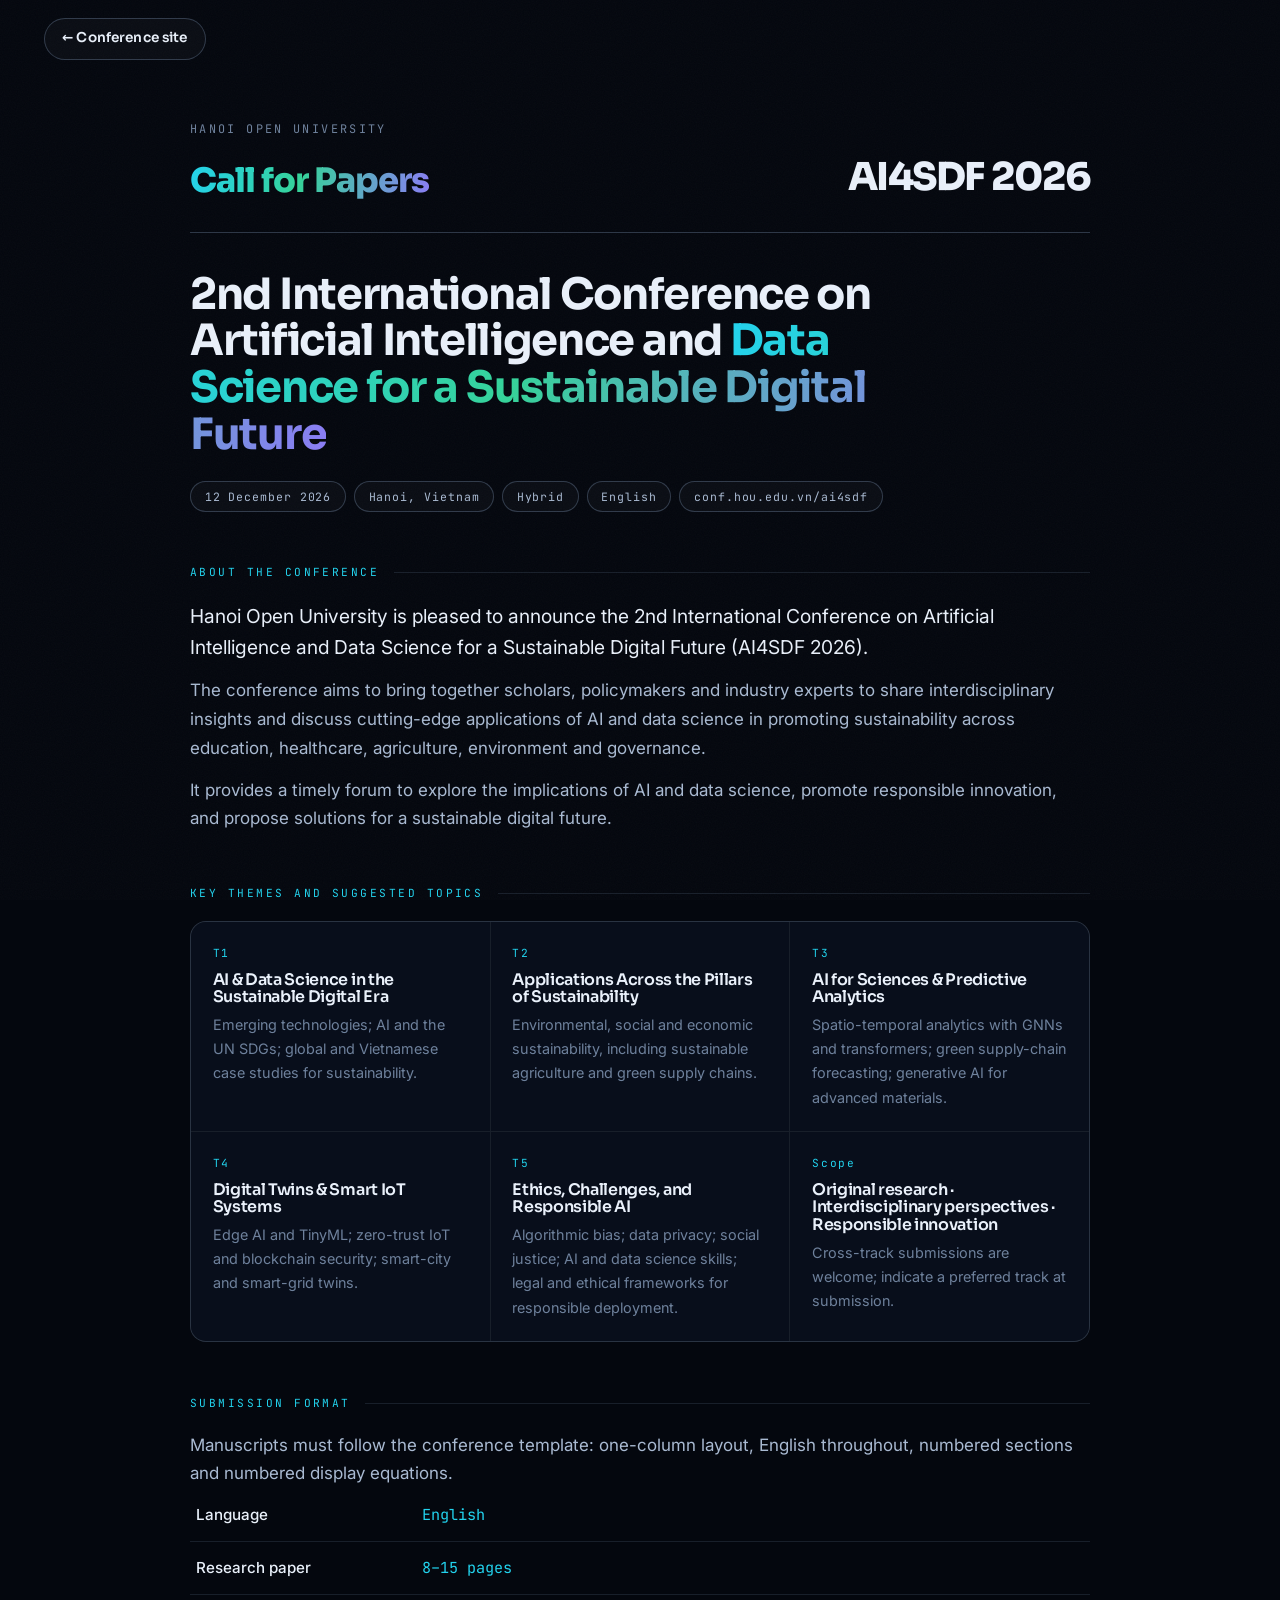
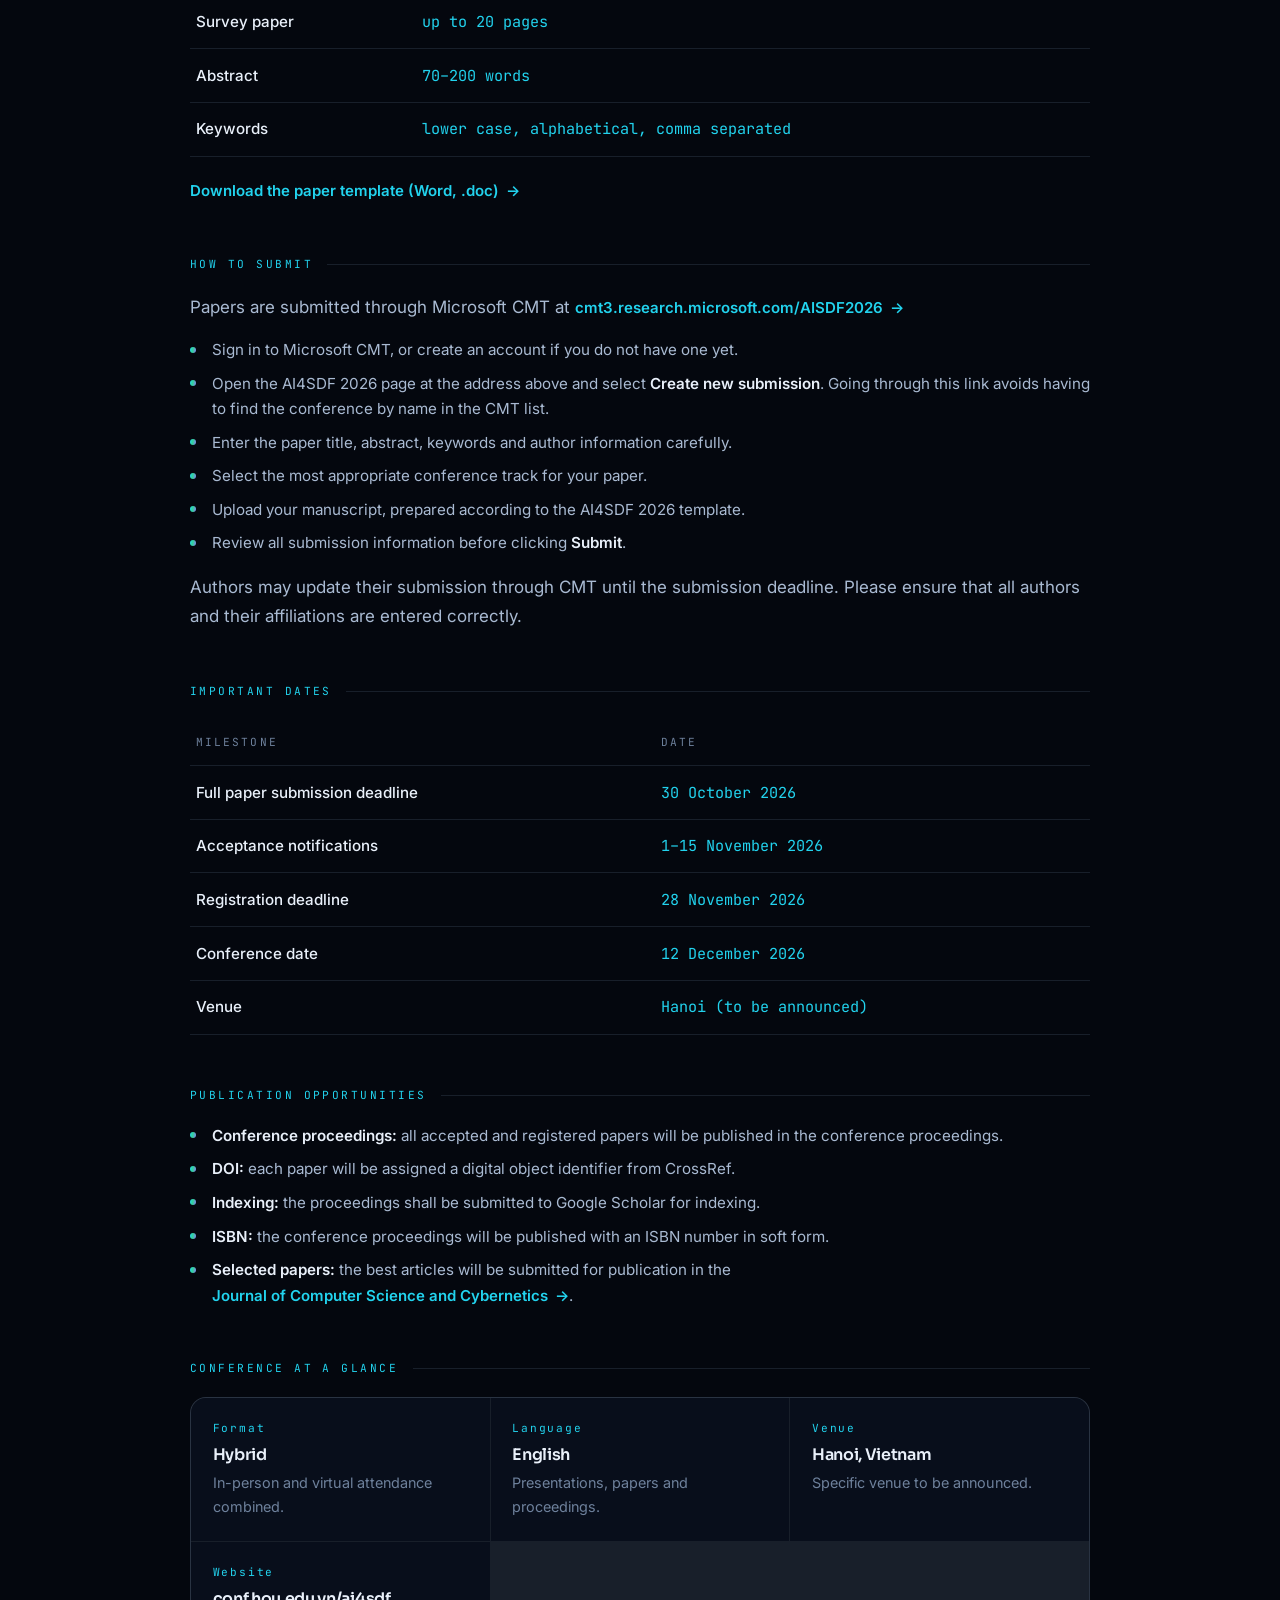
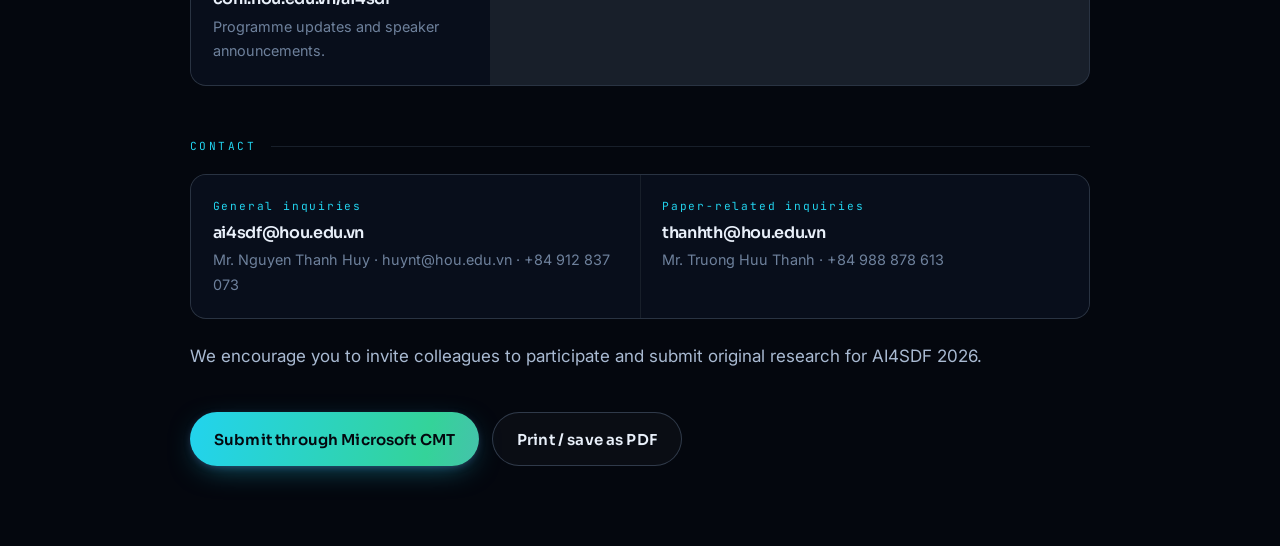
<file: cfp.html>
<!DOCTYPE html>
<html lang="en">
<head>
<meta charset="utf-8">
<meta name="viewport" content="width=device-width, initial-scale=1">
<title>Call for Papers · AI4SDF 2026</title>
<meta name="description" content="Call for Papers: 2nd International Conference on Artificial Intelligence and Data Science for a Sustainable Digital Future (AI4SDF 2026), Hanoi Open University, 12 December 2026.">
<meta name="theme-color" content="#04070E">
<link rel="icon" href="assets/img/favicon.svg" type="image/svg+xml">
<link rel="preconnect" href="https://fonts.googleapis.com">
<link rel="preconnect" href="https://fonts.gstatic.com" crossorigin>
<link href="https://fonts.googleapis.com/css2?family=Sora:wght@400;600;700;800&family=Inter:wght@400;500;600&family=JetBrains+Mono:wght@400;600&display=swap" rel="stylesheet">
<link rel="stylesheet" href="assets/css/style.css?v=20260828d">
<style>
  /* ---- Call for Papers sheet: a printable one-pager on the same design system ---- */
  .sheet{max-width:900px;margin-inline:auto;padding:calc(var(--nav-h) + 3rem) 0 5rem}
  .sheet__top{display:flex;flex-wrap:wrap;gap:1rem;justify-content:space-between;align-items:flex-end;
    border-bottom:1px solid var(--line-2);padding-bottom:1.4rem;margin-bottom:2.4rem}
  .sheet__host{font-family:var(--f-mono);font-size:.74rem;letter-spacing:.2em;text-transform:uppercase;color:var(--tx-3)}
  .sheet__cfp{font-family:var(--f-display);font-size:clamp(1.5rem,3.4vw,2.1rem);font-weight:800;letter-spacing:-.03em;
    background:var(--grad-aurora);-webkit-background-clip:text;background-clip:text;color:transparent;margin-top:.4rem}
  .sheet__acr{font-family:var(--f-display);font-size:clamp(1.6rem,4vw,2.4rem);font-weight:800;letter-spacing:-.04em;color:var(--tx)}
  .sheet h1{font-size:clamp(1.7rem,4vw,2.7rem);font-weight:700;letter-spacing:-.03em;line-height:1.08;max-width:22ch}
  .sheet h1 em{font-style:normal;background:var(--grad-aurora);-webkit-background-clip:text;background-clip:text;color:transparent}
  .sheet__meta{display:flex;flex-wrap:wrap;gap:.5rem;margin-top:1.4rem}
  .sheet__meta li{padding:.32rem .85rem;border:1px solid var(--line-2);border-radius:999px;
    font-family:var(--f-mono);font-size:.72rem;letter-spacing:.08em;color:var(--tx-2);background:var(--glass)}
  .sheet h2{font-size:clamp(1.15rem,2.4vw,1.5rem);font-weight:600;letter-spacing:-.02em;margin-bottom:.9rem}
  .sheet section{margin-top:clamp(2.2rem,4.5vw,3.2rem)}
  .sheet p+p{margin-top:.85rem}
  .rule{display:flex;align-items:center;gap:.9rem;margin-bottom:1.15rem}
  .rule::after{content:"";flex:1;height:1px;background:var(--line)}
  .rule span{font-family:var(--f-mono);font-size:.7rem;letter-spacing:.22em;text-transform:uppercase;color:var(--cyan)}
  .cards{display:grid;grid-template-columns:repeat(auto-fit,minmax(250px,1fr));gap:1px;background:var(--line);
    border:1px solid var(--line);border-radius:var(--r-md);overflow:hidden}
  .card{background:var(--ink-800);padding:1.35rem}
  .card h3{font-size:1rem;font-weight:600;margin-bottom:.45rem}
  .card p{font-size:.9rem;color:var(--tx-3)}
  .card__k{font-family:var(--f-mono);font-size:.7rem;letter-spacing:.16em;color:var(--cyan);display:block;margin-bottom:.5rem}
  .dates{width:100%;border-collapse:collapse}
  .dates th,.dates td{text-align:left;padding:.85rem .4rem;border-bottom:1px solid var(--line);font-size:.95rem}
  .dates th{font-family:var(--f-mono);font-size:.7rem;letter-spacing:.18em;text-transform:uppercase;color:var(--tx-3);font-weight:400}
  .dates td:first-child{color:var(--tx);font-weight:500}
  .dates td:last-child{font-family:var(--f-mono);color:var(--cyan);white-space:nowrap}
  .bullets li{position:relative;padding-left:1.35rem;margin-top:.5rem;font-size:.95rem}
  .bullets li::before{content:"";position:absolute;left:0;top:.62em;width:6px;height:6px;border-radius:50%;background:var(--grad-aurora)}
  .sheet__back{position:fixed;top:1.1rem;left:var(--pad);z-index:100}
  .sheet__print{margin-top:2.6rem;display:flex;flex-wrap:wrap;gap:.8rem}
  @media print{
    .sheet__back,.sheet__print{display:none!important}
    .sheet{padding:0;max-width:none}
    .sheet__cfp,.sheet h1 em,.sheet__acr{color:#000!important;-webkit-text-fill-color:#000}
    .cards,.card,.dates th,.dates td{background:#fff!important;border-color:#bbb!important}
    .card p,.bullets li,.sheet p{color:#222!important}
    .card__k,.dates td:last-child,.rule span{color:#000!important}
  }
</style>
</head>
<body>
<a class="btn btn--sm btn--ghost sheet__back" href="index.html">← Conference site</a>

<div class="container">
  <article class="sheet">

    <header class="sheet__top">
      <div>
        <p class="sheet__host">Hanoi Open University</p>
        <p class="sheet__cfp">Call for Papers</p>
      </div>
      <p class="sheet__acr">AI4SDF 2026</p>
    </header>

    <h1>2nd International Conference on Artificial Intelligence and <em>Data Science for a Sustainable Digital Future</em></h1>

    <ul class="sheet__meta">
      <li>12 December 2026</li>
      <li>Hanoi, Vietnam</li>
      <li>Hybrid</li>
      <li>English</li>
      <li>conf.hou.edu.vn/ai4sdf</li>
    </ul>

    <section>
      <p class="rule"><span>About the conference</span></p>
      <p class="lead">
        Hanoi Open University is pleased to announce the 2nd International Conference on Artificial Intelligence
        and Data Science for a Sustainable Digital Future (AI4SDF 2026).
      </p>
      <p>
        The conference aims to bring together scholars, policymakers and industry experts to share
        interdisciplinary insights and discuss cutting-edge applications of AI and data science in promoting
        sustainability across education, healthcare, agriculture, environment and governance.
      </p>
      <p>
        It provides a timely forum to explore the implications of AI and data science, promote responsible
        innovation, and propose solutions for a sustainable digital future.
      </p>
    </section>

    <section>
      <p class="rule"><span>Key themes and suggested topics</span></p>
      <div class="cards">
        <div class="card">
          <span class="card__k">T1</span>
          <h3>AI &amp; Data Science in the Sustainable Digital Era</h3>
          <p>Emerging technologies; AI and the UN SDGs; global and Vietnamese case studies for sustainability.</p>
        </div>
        <div class="card">
          <span class="card__k">T2</span>
          <h3>Applications Across the Pillars of Sustainability</h3>
          <p>Environmental, social and economic sustainability, including sustainable agriculture and green supply chains.</p>
        </div>
        <div class="card">
          <span class="card__k">T3</span>
          <h3>AI for Sciences &amp; Predictive Analytics</h3>
          <p>Spatio-temporal analytics with GNNs and transformers; green supply-chain forecasting; generative AI for advanced materials.</p>
        </div>
        <div class="card">
          <span class="card__k">T4</span>
          <h3>Digital Twins &amp; Smart IoT Systems</h3>
          <p>Edge AI and TinyML; zero-trust IoT and blockchain security; smart-city and smart-grid twins.</p>
        </div>
        <div class="card">
          <span class="card__k">T5</span>
          <h3>Ethics, Challenges, and Responsible AI</h3>
          <p>Algorithmic bias; data privacy; social justice; AI and data science skills; legal and ethical frameworks for responsible deployment.</p>
        </div>
        <div class="card">
          <span class="card__k">Scope</span>
          <h3>Original research · Interdisciplinary perspectives · Responsible innovation</h3>
          <p>Cross-track submissions are welcome; indicate a preferred track at submission.</p>
        </div>
      </div>
    </section>

    <section>
      <p class="rule"><span>Submission format</span></p>
      <p>
        Manuscripts must follow the conference template: one-column layout, English throughout,
        numbered sections and numbered display equations.
      </p>
      <table class="dates">
        <tbody>
          <tr><td>Language</td><td>English</td></tr>
          <tr><td>Research paper</td><td>8–15 pages</td></tr>
          <tr><td>Survey paper</td><td>up to 20 pages</td></tr>
          <tr><td>Abstract</td><td>70–200 words</td></tr>
          <tr><td>Keywords</td><td>lower case, alphabetical, comma separated</td></tr>
        </tbody>
      </table>
      <p style="margin-top:1.2rem">
        <a class="link-arrow" href="assets/docs/AI4SDF_2026_Paper_Template.doc" download>Download the paper template (Word, .doc)</a>
      </p>
    </section>

    <section>
      <p class="rule"><span>How to submit</span></p>
      <p>
        Papers are submitted through Microsoft CMT at
        <a class="link-arrow" href="https://cmt3.research.microsoft.com/AISDF2026" target="_blank" rel="noopener">cmt3.research.microsoft.com/AISDF2026</a>
      </p>
      <ul class="bullets" style="margin-top:1rem">
        <li>Sign in to Microsoft CMT, or create an account if you do not have one yet.</li>
        <li>Open the AI4SDF 2026 page at the address above and select <strong>Create new submission</strong>.
            Going through this link avoids having to find the conference by name in the CMT list.</li>
        <li>Enter the paper title, abstract, keywords and author information carefully.</li>
        <li>Select the most appropriate conference track for your paper.</li>
        <li>Upload your manuscript, prepared according to the AI4SDF 2026 template.</li>
        <li>Review all submission information before clicking <strong>Submit</strong>.</li>
      </ul>
      <p style="margin-top:1.1rem">
        Authors may update their submission through CMT until the submission deadline. Please ensure
        that all authors and their affiliations are entered correctly.
      </p>
    </section>

    <section>
      <p class="rule"><span>Important dates</span></p>
      <table class="dates">
        <thead><tr><th scope="col">Milestone</th><th scope="col">Date</th></tr></thead>
        <tbody>
          <tr><td>Full paper submission deadline</td><td>30 October 2026</td></tr>
          <tr><td>Acceptance notifications</td><td>1–15 November 2026</td></tr>
          <tr><td>Registration deadline</td><td>28 November 2026</td></tr>
          <tr><td>Conference date</td><td>12 December 2026</td></tr>
          <tr><td>Venue</td><td>Hanoi (to be announced)</td></tr>
        </tbody>
      </table>
    </section>

    <section>
      <p class="rule"><span>Publication opportunities</span></p>
      <ul class="bullets">
        <li><strong>Conference proceedings:</strong> all accepted and registered papers will be published in the conference proceedings.</li>
        <li><strong>DOI:</strong> each paper will be assigned a digital object identifier from CrossRef.</li>
        <li><strong>Indexing:</strong> the proceedings shall be submitted to Google Scholar for indexing.</li>
        <li><strong>ISBN:</strong> the conference proceedings will be published with an ISBN number in soft form.</li>
        <li><strong>Selected papers:</strong> the best articles will be submitted for publication in the
          <a class="link-arrow" href="https://vjs.ac.vn/jcc" target="_blank" rel="noopener">Journal of Computer Science and Cybernetics</a>.</li>
      </ul>
    </section>

    <section>
      <p class="rule"><span>Conference at a glance</span></p>
      <div class="cards">
        <div class="card"><span class="card__k">Format</span><h3>Hybrid</h3><p>In-person and virtual attendance combined.</p></div>
        <div class="card"><span class="card__k">Language</span><h3>English</h3><p>Presentations, papers and proceedings.</p></div>
        <div class="card"><span class="card__k">Venue</span><h3>Hanoi, Vietnam</h3><p>Specific venue to be announced.</p></div>
        <div class="card"><span class="card__k">Website</span><h3>conf.hou.edu.vn/ai4sdf</h3><p>Programme updates and speaker announcements.</p></div>
      </div>
    </section>

    <section>
      <p class="rule"><span>Contact</span></p>
      <div class="cards">
        <div class="card">
          <span class="card__k">General inquiries</span>
          <h3>ai4sdf@hou.edu.vn</h3>
          <p>Mr. Nguyen Thanh Huy · huynt@hou.edu.vn · +84 912 837 073</p>
        </div>
        <div class="card">
          <span class="card__k">Paper-related inquiries</span>
          <h3>thanhth@hou.edu.vn</h3>
          <p>Mr. Truong Huu Thanh · +84 988 878 613</p>
        </div>
      </div>
      <p style="margin-top:1.4rem">
        We encourage you to invite colleagues to participate and submit original research for AI4SDF 2026.
      </p>
    </section>

    <div class="sheet__print">
      <a class="btn btn--primary" href="https://cmt3.research.microsoft.com/AISDF2026"
         target="_blank" rel="noopener">Submit through Microsoft CMT</a>
      <button class="btn btn--ghost" onclick="window.print()">Print / save as PDF</button>
    </div>

  </article>
</div>
</body>
</html>
</file>
<file: assets/css/style.css>
/* =====================================================================
   AI4SDF 2026 — "Data Aurora"
   International Conference on Artificial Intelligence and Data Science
   for a Sustainable Digital Future · Hanoi Open University
   ===================================================================== */

/* ---------- 1. Tokens ---------- */
:root{
  /* surfaces */
  --ink-900:#04070E;
  --ink-850:#060B15;
  --ink-800:#080E1B;
  --ink-750:#0B1322;
  --ink-700:#0E1727;
  --ink-600:#131E31;

  /* text */
  --tx:#E9F0FA;
  --tx-2:#A9BAD2;
  --tx-3:#6E819C;

  /* aurora */
  --cyan:#22D3EE;
  --emerald:#34D399;
  --violet:#8B7CF6;
  --amber:#FBBF24;

  --grad-aurora:linear-gradient(100deg,var(--cyan) 0%,var(--emerald) 46%,var(--violet) 100%);
  --grad-aurora-soft:linear-gradient(100deg,rgba(34,211,238,.16),rgba(52,211,153,.14) 46%,rgba(139,124,246,.16));

  /* lines & glass */
  --line:rgba(148,175,214,.14);
  --line-2:rgba(148,175,214,.28);
  --glass:rgba(255,255,255,.028);
  --glass-2:rgba(255,255,255,.055);

  /* type */
  --f-display:"Sora","Segoe UI",system-ui,-apple-system,sans-serif;
  --f-body:"Inter","Segoe UI",system-ui,-apple-system,sans-serif;
  --f-mono:"JetBrains Mono",ui-monospace,"Cascadia Mono","Consolas",monospace;

  /* metrics */
  --wrap:1200px;
  --pad:clamp(1.15rem,4.2vw,2.75rem);
  --nav-h:72px;
  --r-sm:10px;
  --r-md:16px;
  --r-lg:24px;

  --ease:cubic-bezier(.22,.61,.36,1);
}

/* ---------- 2. Reset ---------- */
*,*::before,*::after{box-sizing:border-box}
html{-webkit-text-size-adjust:100%}
body,h1,h2,h3,h4,p,ul,ol,figure,dl,dd{margin:0}
ul,ol{padding:0;list-style:none}
img,svg,canvas{display:block;max-width:100%}
button{font:inherit;color:inherit;background:none;border:0;cursor:pointer}
a{color:inherit;text-decoration:none}
hr{border:0;border-top:1px solid var(--line);margin:1.1rem 0}
:focus-visible{outline:2px solid var(--cyan);outline-offset:3px;border-radius:4px}

html{scroll-behavior:smooth;scroll-padding-top:calc(var(--nav-h) + 18px)}

body{
  font-family:var(--f-body);
  font-size:clamp(15.5px,.42vw + 14.6px,17px);
  line-height:1.68;
  color:var(--tx-2);
  background:var(--ink-900);
  overflow-x:hidden;
  -webkit-font-smoothing:antialiased;
  text-rendering:optimizeLegibility;
}

/* subtle film grain over the whole page */
body::after{
  content:"";position:fixed;inset:0;z-index:9999;pointer-events:none;opacity:.032;
  background-image:url("data:image/svg+xml,%3Csvg xmlns='http://www.w3.org/2000/svg' width='140' height='140'%3E%3Cfilter id='n'%3E%3CfeTurbulence type='fractalNoise' baseFrequency='.85' numOctaves='3'/%3E%3C/filter%3E%3Crect width='140' height='140' filter='url(%23n)'/%3E%3C/svg%3E");
}

.container{width:min(100% - var(--pad)*2,var(--wrap));margin-inline:auto}

.skip-link{
  position:fixed;top:.5rem;left:.5rem;z-index:10000;transform:translateY(-160%);
  background:var(--cyan);color:#04070E;padding:.6rem 1rem;border-radius:8px;font-weight:600;
  transition:transform .2s var(--ease);
}
.skip-link:focus{transform:none}

/* ---------- 3. Typography helpers ---------- */
h1,h2,h3{font-family:var(--f-display);color:var(--tx);line-height:1.1;font-weight:600;letter-spacing:-.02em}
strong{color:var(--tx);font-weight:600}

.sec-head{max-width:62ch;margin-bottom:clamp(2.2rem,4.6vw,3.6rem)}
.sec-head__eyebrow{
  display:flex;align-items:center;gap:.7rem;
  font-family:var(--f-mono);font-size:.74rem;letter-spacing:.22em;text-transform:uppercase;
  color:var(--tx-3);margin-bottom:1.05rem;
}
.sec-head__eyebrow .num{
  display:inline-grid;place-items:center;min-width:2rem;height:1.55rem;padding-inline:.45rem;
  border:1px solid var(--line-2);border-radius:999px;
  background:var(--grad-aurora-soft);color:var(--tx);font-size:.7rem;letter-spacing:.08em;
}
.sec-head__title{font-size:clamp(1.85rem,4.1vw,3.15rem);font-weight:600}
.sec-head__sub{margin-top:1.05rem;font-size:1.02rem;color:var(--tx-2);max-width:58ch}

.lead{font-size:clamp(1.06rem,1.5vw,1.22rem);color:var(--tx);line-height:1.62}

/* ---------- 4. Buttons ---------- */
.btn{
  --btn-pad:.85rem 1.5rem;
  display:inline-flex;align-items:center;justify-content:center;gap:.55rem;
  padding:var(--btn-pad);border-radius:999px;
  font-family:var(--f-display);font-weight:600;font-size:.94rem;letter-spacing:.01em;
  transition:transform .28s var(--ease),box-shadow .28s var(--ease),background .28s var(--ease),border-color .28s var(--ease),color .28s var(--ease);
  white-space:nowrap;
}
.btn--sm{--btn-pad:.55rem 1.05rem;font-size:.85rem}
.btn--lg{--btn-pad:1.02rem 2rem;font-size:1rem}

.btn--primary{
  color:#04070E;background:var(--grad-aurora);background-size:180% 100%;
  box-shadow:0 8px 30px -10px rgba(34,211,238,.55),0 2px 10px -4px rgba(139,124,246,.5);
}
.btn--primary:hover{transform:translateY(-2px);background-position:100% 0;box-shadow:0 14px 40px -12px rgba(52,211,153,.6)}
.btn--primary:active{transform:translateY(0)}

.btn--ghost{color:var(--tx);border:1px solid var(--line-2);background:var(--glass)}
.btn--ghost:hover{transform:translateY(-2px);border-color:rgba(34,211,238,.55);background:var(--glass-2);color:#fff}

.link-arrow{
  display:inline-flex;align-items:center;gap:.45rem;color:var(--cyan);
  font-weight:600;font-size:.94rem;transition:gap .25s var(--ease),color .25s var(--ease);
}
.link-arrow::after{content:"→";transition:transform .25s var(--ease)}
.link-arrow:hover{gap:.7rem;color:var(--emerald)}
.link-arrow:hover::after{transform:translateX(2px)}

/* ---------- 5. Navigation ---------- */
.nav{
  position:fixed;top:0;left:0;right:0;z-index:1000;height:var(--nav-h);
  transition:background .35s var(--ease),border-color .35s var(--ease),backdrop-filter .35s var(--ease);
  border-bottom:1px solid transparent;
}
.nav.is-stuck{
  background:rgba(5,9,18,.82);border-bottom-color:var(--line);
  backdrop-filter:blur(16px) saturate(140%);-webkit-backdrop-filter:blur(16px) saturate(140%);
}
.nav__inner{
  width:min(100% - var(--pad)*2,1360px);margin-inline:auto;height:var(--nav-h);
  display:flex;align-items:center;gap:1.5rem;
}

/* The conference lockup, in its reversed (light-ink) form. The supplied artwork
   is dark navy on white — at 1.64:1 against this bar it would be unreadable, so
   a lightened variant is used here and the original stays for print. */
.brand{display:flex;align-items:center;flex:0 0 auto}
.brand__logo{
  height:48px;width:auto;display:block;
  transition:transform .3s var(--ease),filter .3s var(--ease);
}
.brand:hover .brand__logo{transform:translateY(-1px);filter:brightness(1.12)}

.nav__links{margin-left:auto;display:flex;align-items:center;gap:.15rem}
.nav__links a{
  position:relative;padding:.5rem .72rem;border-radius:8px;
  font-size:.87rem;font-weight:500;color:var(--tx-2);
  transition:color .22s var(--ease),background .22s var(--ease);
}
.nav__links a:hover{color:var(--tx);background:var(--glass)}
.nav__links a.is-active{color:var(--tx)}
.nav__links a.is-active::after{
  content:"";position:absolute;left:.72rem;right:.72rem;bottom:.24rem;height:2px;border-radius:2px;
  background:var(--grad-aurora);
}
.nav__cta{flex:0 0 auto}
.nav__burger{display:none;width:42px;height:42px;border-radius:10px;border:1px solid var(--line);flex-direction:column;align-items:center;justify-content:center;gap:5px;margin-left:auto}
.nav__burger span{display:block;width:17px;height:1.6px;background:var(--tx);border-radius:2px;transition:transform .3s var(--ease),opacity .2s var(--ease)}
.nav__burger[aria-expanded="true"] span:nth-child(1){transform:translateY(6.6px) rotate(45deg)}
.nav__burger[aria-expanded="true"] span:nth-child(2){opacity:0}
.nav__burger[aria-expanded="true"] span:nth-child(3){transform:translateY(-6.6px) rotate(-45deg)}

.nav__progress{position:absolute;left:0;bottom:-1px;height:2px;width:0;background:var(--grad-aurora);transition:width .1s linear}

/* ---------- 6. Aurora & hero ---------- */
.aurora{position:absolute;inset:0;overflow:hidden;pointer-events:none;z-index:0}
.aurora__blob{
  position:absolute;border-radius:50%;filter:blur(90px);opacity:.42;
  will-change:transform;
}
.aurora__blob--a{width:46vw;height:46vw;min-width:340px;min-height:340px;left:-8vw;top:-6vw;background:radial-gradient(circle at 35% 35%,rgba(34,211,238,.85),transparent 68%);animation:drift-a 22s var(--ease) infinite alternate}
.aurora__blob--b{width:40vw;height:40vw;min-width:300px;min-height:300px;right:-6vw;top:8vh;background:radial-gradient(circle at 60% 40%,rgba(52,211,153,.75),transparent 68%);animation:drift-b 26s var(--ease) infinite alternate}
.aurora__blob--c{width:44vw;height:44vw;min-width:320px;min-height:320px;left:28vw;bottom:-18vw;background:radial-gradient(circle at 50% 50%,rgba(139,124,246,.72),transparent 68%);animation:drift-c 30s var(--ease) infinite alternate}

@keyframes drift-a{to{transform:translate3d(9vw,7vh,0) scale(1.16)}}
@keyframes drift-b{to{transform:translate3d(-11vw,10vh,0) scale(1.1)}}
@keyframes drift-c{to{transform:translate3d(6vw,-9vh,0) scale(1.2)}}

.hero{
  position:relative;min-height:100svh;display:flex;align-items:center;
  padding:calc(var(--nav-h) + clamp(3rem,7vh,5.5rem)) 0 clamp(4rem,9vh,6.5rem);
  isolation:isolate;overflow:hidden;
  background:
    radial-gradient(1100px 620px at 78% 6%,rgba(139,124,246,.13),transparent 62%),
    radial-gradient(900px 560px at 8% 78%,rgba(34,211,238,.12),transparent 62%),
    var(--ink-900);
}
.hero::after{
  content:"";position:absolute;inset:auto 0 0;height:34vh;z-index:2;pointer-events:none;
  background:linear-gradient(to bottom,transparent,var(--ink-900) 88%);
}
.neural{position:absolute;inset:0;z-index:1;width:100%;height:100%;opacity:.5}
.hero__grid{
  position:absolute;inset:0;z-index:1;opacity:.5;
  background-image:
    linear-gradient(to right,rgba(148,175,214,.055) 1px,transparent 1px),
    linear-gradient(to bottom,rgba(148,175,214,.055) 1px,transparent 1px);
  background-size:clamp(52px,7vw,86px) clamp(52px,7vw,86px);
  mask-image:radial-gradient(ellipse 82% 72% at 50% 42%,#000 25%,transparent 78%);
  -webkit-mask-image:radial-gradient(ellipse 82% 72% at 50% 42%,#000 25%,transparent 78%);
}
.hero__inner{position:relative;z-index:3}
.hero__copy{position:relative;z-index:2}

/* Focal object: a rotating wireframe globe that fills the empty right half of
   the hero and states "international" without a caption. Purely decorative —
   it is hidden once the type needs the full width. */
.hero__object{
  position:absolute;z-index:1;pointer-events:none;
  right:-1.5%;top:41%;translate:0 -50%;
  width:clamp(300px,31vw,500px);aspect-ratio:1;
}
.hero__object canvas{width:100%;height:100%}
@media (max-width:1000px){.hero__object{display:none}}

.hero__kicker{
  display:inline-flex;align-items:center;gap:.6rem;
  padding:.42rem .95rem .42rem .7rem;border:1px solid var(--line-2);border-radius:999px;
  background:rgba(255,255,255,.035);backdrop-filter:blur(8px);-webkit-backdrop-filter:blur(8px);
  font-family:var(--f-mono);font-size:.74rem;letter-spacing:.1em;text-transform:uppercase;color:var(--tx-2);
  margin-bottom:clamp(1.4rem,3vw,2.1rem);
}
.hero__kicker .dot{width:7px;height:7px;border-radius:50%;background:var(--emerald);box-shadow:0 0 0 0 rgba(52,211,153,.65);animation:pulse 2.4s infinite}
@keyframes pulse{70%{box-shadow:0 0 0 9px rgba(52,211,153,0)}100%{box-shadow:0 0 0 0 rgba(52,211,153,0)}}

.hero__title{
  font-size:clamp(2.3rem,6.6vw,5.1rem);font-weight:700;letter-spacing:-.035em;line-height:1.03;
  max-width:19ch;
}
/* names the genre before the topic — "International Conference on ..." */
.hero__title-over{
  display:flex;align-items:center;gap:clamp(.7rem,1.6vw,1.1rem);
  font-family:var(--f-display);font-size:clamp(.84rem,1.55vw,1.16rem);font-weight:600;
  letter-spacing:.17em;text-transform:uppercase;line-height:1.25;color:var(--tx-2);
  margin-bottom:clamp(.75rem,1.7vw,1.25rem);
}
.hero__title-over::after{
  content:"";flex:0 0 auto;width:clamp(26px,7vw,110px);height:1px;background:var(--grad-aurora);
}
.hero__title-line{display:block}
.hero__title-line--grad{
  background:var(--grad-aurora);-webkit-background-clip:text;background-clip:text;color:transparent;
  background-size:220% 100%;animation:shift 9s var(--ease) infinite alternate;
}
@keyframes shift{to{background-position:100% 0}}

.hero__lede{margin-top:clamp(1.2rem,2.6vw,1.8rem);max-width:56ch;font-size:clamp(1rem,1.35vw,1.16rem);color:var(--tx-2)}

.hero__facts{
  display:flex;flex-wrap:wrap;gap:0;margin-top:clamp(1.8rem,3.6vw,2.6rem);
  border-top:1px solid var(--line);border-bottom:1px solid var(--line);
}
.hero__facts li{
  flex:1 1 150px;padding:.95rem 1.2rem .95rem 0;border-right:1px solid var(--line);
}
.hero__facts li:last-child{border-right:0}
.hero__facts li+li{padding-left:1.2rem}
.hero__facts-k{display:block;font-family:var(--f-mono);font-size:.66rem;letter-spacing:.2em;text-transform:uppercase;color:var(--tx-3);margin-bottom:.28rem}
.hero__facts-v{display:block;font-family:var(--f-display);font-size:clamp(.95rem,1.4vw,1.08rem);font-weight:600;color:var(--tx)}

.hero__actions{display:flex;flex-wrap:wrap;gap:.85rem;margin-top:clamp(1.7rem,3.4vw,2.4rem)}

.countdown{
  display:flex;align-items:flex-end;gap:.55rem;flex-wrap:wrap;
  margin-top:clamp(2rem,4vw,3rem);
}
.countdown__unit{display:flex;flex-direction:column;align-items:center;min-width:64px}
.countdown__unit b{
  font-family:var(--f-display);font-size:clamp(1.75rem,3.6vw,2.6rem);font-weight:700;
  letter-spacing:-.03em;color:var(--tx);font-variant-numeric:tabular-nums;line-height:1;
}
.countdown__unit i{
  font-style:normal;font-family:var(--f-mono);font-size:.63rem;letter-spacing:.2em;
  text-transform:uppercase;color:var(--tx-3);margin-top:.45rem;
}
.countdown__sep{
  font-family:var(--f-display);font-size:clamp(1.3rem,2.4vw,1.9rem);color:var(--tx-3);
  line-height:1;padding-bottom:1.35rem;
}
.countdown__note{flex-basis:100%;margin-top:.85rem;font-family:var(--f-mono);font-size:.72rem;letter-spacing:.1em;color:var(--tx-3)}
.countdown.is-past .countdown__note{color:var(--emerald)}

.hero__scroll{
  position:absolute;left:50%;bottom:1.6rem;translate:-50% 0;z-index:4;
  width:24px;height:38px;border:1px solid var(--line-2);border-radius:999px;
  display:grid;place-items:start center;padding-top:7px;
}
.hero__scroll span{width:3px;height:7px;border-radius:2px;background:var(--cyan);animation:scroll-hint 1.9s var(--ease) infinite}
@keyframes scroll-hint{0%{opacity:0;transform:translateY(0)}30%{opacity:1}100%{opacity:0;transform:translateY(15px)}}

/* ---------- 7. Marquee ---------- */
.marquee{
  overflow:hidden;border-block:1px solid var(--line);
  background:linear-gradient(90deg,var(--ink-850),var(--ink-800));
  padding:.95rem 0;
  mask-image:linear-gradient(90deg,transparent,#000 8%,#000 92%,transparent);
  -webkit-mask-image:linear-gradient(90deg,transparent,#000 8%,#000 92%,transparent);
}
.marquee__track{display:flex;align-items:center;gap:1.6rem;width:max-content;animation:marquee 42s linear infinite}
.marquee__track span{
  font-family:var(--f-display);font-size:clamp(.86rem,1.4vw,1.02rem);font-weight:600;
  letter-spacing:.04em;color:var(--tx-2);white-space:nowrap;
}
.marquee__track i{font-style:normal;color:var(--cyan);font-size:1.05rem}
@keyframes marquee{to{transform:translateX(-50%)}}

/* ---------- 8. Sections ---------- */
.section{position:relative;padding:clamp(4.2rem,10vw,7.5rem) 0}
.section--alt{background:linear-gradient(180deg,var(--ink-850),var(--ink-800) 45%,var(--ink-850));border-block:1px solid var(--line)}

/* ---------- 9. About ---------- */
.about{display:grid;grid-template-columns:minmax(0,1.45fr) minmax(0,1fr);gap:clamp(2rem,5vw,4.2rem);align-items:start}
.about__copy p+p{margin-top:1.05rem}
.about__stats{display:grid;grid-template-columns:1fr 1fr;gap:1px;background:var(--line);border:1px solid var(--line);border-radius:var(--r-md);overflow:hidden}
.stat{background:var(--ink-800);padding:clamp(1.2rem,2.4vw,1.7rem)}
.stat__num{
  display:block;font-family:var(--f-display);font-size:clamp(1.65rem,3.4vw,2.35rem);font-weight:700;
  letter-spacing:-.03em;line-height:1;
  background:var(--grad-aurora);-webkit-background-clip:text;background-clip:text;color:transparent;
}
.stat__label{display:block;margin-top:.6rem;font-size:.9rem;color:var(--tx);font-weight:500}
.stat__sub{display:block;margin-top:.2rem;font-size:.8rem;color:var(--tx-3)}

/* ---------- 10. Tracks ---------- */
.tracks{border-top:1px solid var(--line)}
.track{border-bottom:1px solid var(--line);transition:background .3s var(--ease)}
.track:hover{background:rgba(255,255,255,.016)}
.track[open]{background:rgba(255,255,255,.026)}
.track__head{
  display:grid;grid-template-columns:auto 1fr auto;align-items:center;gap:clamp(.9rem,2.4vw,2rem);
  padding:clamp(1.15rem,2.6vw,1.75rem) clamp(.4rem,1.6vw,1.2rem);
  cursor:pointer;list-style:none;
}
.track__head::-webkit-details-marker{display:none}
.track__num{
  font-family:var(--f-mono);font-size:.78rem;letter-spacing:.12em;color:var(--tx-3);
  min-width:2.4rem;transition:color .3s var(--ease);
}
.track[open] .track__num{color:var(--cyan)}
.track__title{
  font-family:var(--f-display);font-size:clamp(1.06rem,2.3vw,1.6rem);font-weight:600;
  letter-spacing:-.02em;color:var(--tx);line-height:1.25;
  transition:color .3s var(--ease);
}
.track:hover .track__title{
  background:var(--grad-aurora);-webkit-background-clip:text;background-clip:text;color:transparent;
}
.track__chev{
  width:34px;height:34px;border:1px solid var(--line-2);border-radius:50%;flex:0 0 auto;
  position:relative;transition:border-color .3s var(--ease),transform .35s var(--ease),background .3s var(--ease);
}
.track__chev::before,.track__chev::after{
  content:"";position:absolute;top:50%;left:50%;translate:-50% -50%;background:var(--tx-2);border-radius:2px;
  transition:opacity .3s var(--ease),background .3s var(--ease);
}
.track__chev::before{width:13px;height:1.6px}
.track__chev::after{width:1.6px;height:13px}
.track[open] .track__chev{border-color:rgba(34,211,238,.6);background:rgba(34,211,238,.1);transform:rotate(180deg)}
.track[open] .track__chev::after{opacity:0}
.track[open] .track__chev::before{background:var(--cyan)}

.track__body{
  padding:0 clamp(.4rem,1.6vw,1.2rem) clamp(1.5rem,3vw,2.2rem) calc(2.4rem + clamp(.9rem,2.4vw,2rem) + clamp(.4rem,1.6vw,1.2rem));
  max-width:78ch;
  animation:track-in .42s var(--ease) both;
}
@keyframes track-in{from{opacity:0;transform:translateY(-8px)}}
.track__abstract{color:var(--tx);font-size:1.02rem;margin-bottom:1.15rem}
.track__topics{display:grid;gap:.55rem}
.track__topics li{position:relative;padding-left:1.35rem;font-size:.95rem}
.track__topics li::before{
  content:"";position:absolute;left:0;top:.62em;width:6px;height:6px;border-radius:50%;
  background:var(--grad-aurora);
}
.tracks__note{margin-top:1.8rem;font-size:.92rem;color:var(--tx-3);max-width:62ch}

/* ---------- 11. Timeline ---------- */
.timeline{position:relative;padding-left:clamp(1.6rem,4vw,2.6rem);display:grid;gap:clamp(1.6rem,3.4vw,2.4rem)}
.timeline::before{
  content:"";position:absolute;left:5px;top:.6rem;bottom:.6rem;width:1px;
  background:linear-gradient(180deg,rgba(34,211,238,.55),rgba(52,211,153,.4) 50%,rgba(139,124,246,.25));
}
.tl{position:relative;display:grid;grid-template-columns:minmax(0,15rem) minmax(0,1fr);gap:.35rem clamp(1.2rem,3vw,2.6rem);align-items:baseline}
.tl__node{
  position:absolute;left:calc(-1 * clamp(1.6rem,4vw,2.6rem) + 1px);top:.55rem;
  width:11px;height:11px;border-radius:50%;background:var(--ink-900);border:2px solid var(--tx-3);
  transition:border-color .3s var(--ease),box-shadow .3s var(--ease),background .3s var(--ease);
}
.tl__date{
  grid-column:1;font-family:var(--f-mono);font-size:.86rem;letter-spacing:.05em;color:var(--tx-2);
  white-space:nowrap;
}
.tl__title{grid-column:2;grid-row:1;font-family:var(--f-display);font-size:clamp(1.05rem,2vw,1.34rem);font-weight:600;color:var(--tx)}
.tl__desc{grid-column:2;grid-row:2;font-size:.94rem;color:var(--tx-3)}
.tl__badge{grid-column:2;grid-row:3;margin-top:.5rem}
.tl__badge:empty{display:none}
.tl__badge span{
  display:inline-block;padding:.22rem .68rem;border-radius:999px;
  font-family:var(--f-mono);font-size:.66rem;letter-spacing:.16em;text-transform:uppercase;
}
.tl__badge .b-next{background:rgba(34,211,238,.14);color:var(--cyan);border:1px solid rgba(34,211,238,.4)}
.tl__badge .b-past{background:rgba(148,175,214,.08);color:var(--tx-3);border:1px solid var(--line)}

.tl.is-next .tl__node{border-color:var(--cyan);background:var(--cyan);box-shadow:0 0 0 5px rgba(34,211,238,.16)}
.tl.is-next .tl__date{color:var(--cyan)}
.tl.is-past{opacity:.55}
.tl--final .tl__title{
  background:var(--grad-aurora);-webkit-background-clip:text;background-clip:text;color:transparent;
}

/* ---------- 12. Speakers ---------- */
.speakers{display:grid;grid-template-columns:repeat(auto-fit,minmax(290px,1fr));gap:clamp(1.1rem,2.4vw,1.7rem)}
.speaker{
  position:relative;display:flex;flex-direction:column;
  border:1px solid var(--line);border-radius:var(--r-lg);overflow:hidden;
  background:linear-gradient(180deg,var(--ink-750),var(--ink-800));
  transition:transform .4s var(--ease),border-color .4s var(--ease),box-shadow .4s var(--ease);
}
.speaker::before{
  content:"";position:absolute;inset:0;border-radius:inherit;padding:1px;
  background:var(--grad-aurora);opacity:0;transition:opacity .4s var(--ease);
  -webkit-mask:linear-gradient(#000 0 0) content-box,linear-gradient(#000 0 0);
  -webkit-mask-composite:xor;mask-composite:exclude;pointer-events:none;
}
.speaker:hover{transform:translateY(-5px);box-shadow:0 28px 60px -30px rgba(0,0,0,.85)}
.speaker:hover::before{opacity:.65}

.speaker__portrait{
  position:relative;aspect-ratio:4/3;overflow:hidden;
  background:
    radial-gradient(circle at 30% 25%,rgba(34,211,238,.28),transparent 60%),
    radial-gradient(circle at 75% 70%,rgba(139,124,246,.26),transparent 60%),
    var(--ink-700);
  display:grid;place-items:center;
}
.speaker__portrait img{width:100%;height:100%;object-fit:cover;object-position:center 22%}
/* The shipped portraits are already cropped to 4:3, so no further crop anchor is
   needed. A replacement of a different shape may want one — see the README. */
.speaker__portrait img.pf-head,
.speaker__portrait img.pf-figure{object-position:center center}
.speaker__mono{
  font-family:var(--f-display);font-size:clamp(2.6rem,7vw,3.6rem);font-weight:800;letter-spacing:-.05em;
  background:var(--grad-aurora);-webkit-background-clip:text;background-clip:text;color:transparent;
}
.speaker__mono--tba{opacity:.4}

.speaker__body{padding:clamp(1.25rem,2.6vw,1.75rem);display:flex;flex-direction:column;gap:.55rem;flex:1}
.speaker__flag{font-family:var(--f-mono);font-size:.68rem;letter-spacing:.2em;text-transform:uppercase;color:var(--cyan)}
.speaker__name{font-size:clamp(1.1rem,2vw,1.28rem);font-weight:600;letter-spacing:-.02em}
.speaker__role{font-size:.9rem;color:var(--tx-2);font-weight:500}
.speaker__bio{font-size:.9rem;color:var(--tx-3);line-height:1.62}
.speaker__tags{display:flex;flex-wrap:wrap;gap:.4rem;margin-top:auto;padding-top:.9rem}
.speaker__tags li{
  padding:.26rem .68rem;border:1px solid var(--line);border-radius:999px;
  font-size:.73rem;color:var(--tx-2);background:var(--glass);
}
.speaker--tba{opacity:.72;border-style:dashed}

/* ---------- 13. Programme ---------- */
.prog{border:1px solid var(--line);border-radius:var(--r-lg);overflow:hidden;background:var(--ink-850)}
.prog__block+.prog__block{border-top:1px solid var(--line)}
.prog__phase{
  padding:.85rem clamp(1rem,2.4vw,1.8rem);background:rgba(255,255,255,.022);
  border-bottom:1px solid var(--line);
}
.prog__phase span{
  font-family:var(--f-mono);font-size:.7rem;letter-spacing:.2em;text-transform:uppercase;color:var(--tx-3);
}
.prog__block--plenary .prog__phase{background:var(--grad-aurora-soft)}
.prog__block--plenary .prog__phase span{color:var(--tx)}

.prog__row{
  display:grid;grid-template-columns:minmax(0,10.5rem) minmax(0,1fr);
  gap:.4rem clamp(1rem,2.6vw,2.2rem);
  padding:clamp(.9rem,2vw,1.25rem) clamp(1rem,2.4vw,1.8rem);
  transition:background .28s var(--ease);
}
.prog__row+.prog__row{border-top:1px solid rgba(148,175,214,.075)}
.prog__row:hover{background:rgba(255,255,255,.026)}
.prog__time{
  font-family:var(--f-mono);font-size:.86rem;color:var(--tx-2);letter-spacing:.02em;
  font-variant-numeric:tabular-nums;white-space:nowrap;
}
.prog__what h3{font-size:clamp(.98rem,1.7vw,1.1rem);font-weight:600;letter-spacing:-.01em}
.prog__what ul{margin-top:.55rem;display:grid;gap:.3rem}
.prog__what li{position:relative;padding-left:1.15rem;font-size:.9rem;color:var(--tx-3)}
.prog__what li::before{content:"";position:absolute;left:0;top:.62em;width:5px;height:5px;border-radius:50%;background:var(--cyan)}
.prog__row--key .prog__time{color:var(--cyan)}
.prog__row--break{background:rgba(148,175,214,.035)}
.prog__row--break .prog__what h3{color:var(--tx-2);font-weight:500}
.prog__row--close .prog__what h3{
  background:var(--grad-aurora);-webkit-background-clip:text;background-clip:text;color:transparent;
}

/* ---------- 14. Publication ---------- */
.pubs{display:grid;grid-template-columns:repeat(4,minmax(0,1fr));gap:1px;background:var(--line);border:1px solid var(--line);border-radius:var(--r-md);overflow:hidden}
@media (max-width:980px){.pubs{grid-template-columns:repeat(2,minmax(0,1fr))}}
@media (max-width:520px){.pubs{grid-template-columns:1fr}}
.pub{background:var(--ink-800);padding:clamp(1.35rem,2.8vw,1.9rem);transition:background .3s var(--ease)}
.pub:hover{background:var(--ink-750)}
.pub--wide{grid-column:1/-1;background:linear-gradient(100deg,rgba(34,211,238,.07),rgba(139,124,246,.07))}
.pub__icon{
  display:grid;place-items:center;width:42px;height:42px;border-radius:12px;
  border:1px solid var(--line-2);background:var(--glass);color:var(--cyan);margin-bottom:1rem;
}
.pub__icon svg{width:21px;height:21px}
.pub h3{font-size:1.06rem;font-weight:600;margin-bottom:.45rem}
.pub p{font-size:.92rem;color:var(--tx-3)}
.pub a{color:var(--cyan);text-decoration:underline;text-underline-offset:3px;text-decoration-thickness:1px}
.pub a:hover{color:var(--emerald)}

/* ---------- 15. CTA ---------- */
.section--cta{position:relative;overflow:hidden;background:var(--ink-900);border-block:1px solid var(--line)}
.aurora--cta .aurora__blob{opacity:.2;filter:blur(110px)}
.section--cta .container{position:relative;z-index:2}
.cta{max-width:74ch}
.cta__title{font-size:clamp(1.9rem,4.6vw,3.4rem);font-weight:700;letter-spacing:-.035em;line-height:1.06}
.cta__lede{margin-top:1.15rem;font-size:clamp(1rem,1.5vw,1.14rem);color:var(--tx-2);max-width:56ch}
.cta__grid{display:grid;grid-template-columns:repeat(auto-fit,minmax(210px,1fr));gap:clamp(1rem,2.2vw,1.6rem);margin-top:clamp(2rem,4vw,2.9rem)}
.cta__item{border-top:1px solid var(--line-2);padding-top:1.1rem}
.cta__k{
  display:block;font-family:var(--f-mono);font-size:.72rem;letter-spacing:.2em;color:var(--cyan);margin-bottom:.55rem;
}
.cta__item h3{font-size:1.04rem;font-weight:600;margin-bottom:.35rem}
.cta__item p{font-size:.9rem;color:var(--tx-3)}
/* the downloadable author template */
.tmpl{
  display:grid;grid-template-columns:auto minmax(0,1fr) auto;align-items:center;
  gap:clamp(1rem,2.4vw,1.9rem);
  margin-top:clamp(2rem,4vw,2.8rem);
  padding:clamp(1.2rem,2.6vw,1.75rem);
  border:1px solid var(--line-2);border-radius:var(--r-lg);
  background:linear-gradient(100deg,rgba(34,211,238,.07),rgba(139,124,246,.07)),var(--ink-800);
}
.tmpl__file{
  display:grid;place-items:center;gap:.3rem;
  width:64px;height:74px;border-radius:12px;flex:0 0 auto;
  border:1px solid var(--line-2);background:var(--glass);color:var(--cyan);
}
.tmpl__file svg{width:24px;height:24px}
.tmpl__file b{font-family:var(--f-mono);font-size:.62rem;letter-spacing:.16em;color:var(--tx-3)}
.tmpl__body h3{font-size:clamp(1.05rem,2vw,1.24rem);font-weight:600;margin-bottom:.4rem}
.tmpl__body p{font-size:.92rem;color:var(--tx-3);max-width:56ch}
.tmpl__specs{display:flex;flex-wrap:wrap;gap:.5rem .55rem;margin-top:1rem}
.tmpl__specs li{
  display:flex;flex-direction:column;gap:.1rem;
  padding:.4rem .8rem;border:1px solid var(--line);border-radius:10px;background:rgba(255,255,255,.02);
}
.tmpl__specs b{font-family:var(--f-display);font-size:.86rem;font-weight:600;color:var(--tx);white-space:nowrap}
.tmpl__specs span{font-family:var(--f-mono);font-size:.62rem;letter-spacing:.11em;text-transform:uppercase;color:var(--tx-3);white-space:nowrap}
.tmpl__btn{flex:0 0 auto;white-space:nowrap}

@media (max-width:820px){
  .tmpl{grid-template-columns:auto minmax(0,1fr);row-gap:1.25rem}
  .tmpl__btn{grid-column:1/-1;justify-content:center}
}
@media (max-width:480px){
  .tmpl{grid-template-columns:1fr}
  .tmpl__file{width:56px;height:64px}
}

/* the Microsoft CMT walkthrough */
.cmt{
  margin-top:clamp(1.1rem,2.4vw,1.6rem);
  padding:clamp(1.35rem,2.8vw,2rem);
  border:1px solid var(--line);border-radius:var(--r-lg);background:var(--ink-800);
}
.cmt__head h3{font-size:clamp(1.05rem,2vw,1.24rem);font-weight:600;margin-bottom:.4rem}
.cmt__head p{font-size:.92rem;color:var(--tx-3);max-width:60ch}
.cmt__steps{counter-reset:cmt;display:grid;gap:.7rem;margin-top:1.35rem}
/* block, not flex: a flex container collapses the space between a text node and
   the <strong> that follows it, giving "selectCreate new submission". */
.cmt__steps li{
  counter-increment:cmt;position:relative;padding-left:2.6rem;
  font-size:.96rem;line-height:1.6;color:var(--tx-2);min-height:1.6rem;
}
.cmt__steps li::before{
  content:counter(cmt,decimal-leading-zero);
  position:absolute;left:0;top:0;
  display:grid;place-items:center;width:1.85rem;height:1.6rem;
  border:1px solid var(--line-2);border-radius:7px;background:var(--grad-aurora-soft);
  font-family:var(--f-mono);font-size:.68rem;letter-spacing:.04em;color:var(--tx);
}
.cmt__steps strong{color:var(--tx);font-weight:600}
.cmt__link{
  display:block;margin-top:.3rem;
  font-family:var(--f-mono);font-size:.84rem;letter-spacing:.01em;color:var(--cyan);
  text-decoration:underline;text-underline-offset:3px;text-decoration-thickness:1px;
  word-break:break-word;transition:color .25s var(--ease);
}
.cmt__link:hover{color:var(--emerald)}
.cmt__note{
  margin-top:1.35rem;padding-top:1.1rem;border-top:1px solid var(--line);
  font-size:.9rem;color:var(--tx-3);max-width:72ch;
}
.cmt__note--tight{margin-top:.75rem;padding-top:0;border-top:0}

.cta--tail{margin-top:clamp(1.8rem,3.4vw,2.4rem)}
.cta--tail .cta__actions{margin-top:0}
.cta__actions{display:flex;flex-wrap:wrap;gap:.85rem;margin-top:clamp(1.6rem,3vw,2.2rem)}
.cta__foot{margin-top:1.4rem;font-size:.9rem;color:var(--tx-3)}

/* ---------- 16. Venue ---------- */
.venue{display:grid;grid-template-columns:minmax(0,1.25fr) minmax(0,1fr);gap:clamp(1.1rem,2.4vw,1.7rem);align-items:stretch}
.venue__card{
  border:1px solid var(--line);border-radius:var(--r-md);padding:clamp(1.35rem,2.8vw,2rem);
  background:var(--ink-800);transition:border-color .3s var(--ease),transform .3s var(--ease);
}
.venue__card:hover{border-color:var(--line-2);transform:translateY(-3px)}
.venue__card--main{
  display:flex;flex-direction:column;gap:.75rem;
  background:
    radial-gradient(700px 380px at 88% 8%,rgba(52,211,153,.13),transparent 62%),
    var(--ink-750);
}
.venue__card--main h3{font-size:clamp(1.35rem,2.8vw,1.9rem);font-weight:600;letter-spacing:-.025em}
.venue__addr{font-family:var(--f-mono);font-size:.84rem;color:var(--cyan);letter-spacing:.03em}
.venue__card--main .link-arrow{margin-top:auto;padding-top:.8rem}
.venue__list{display:grid;gap:.75rem;margin-top:.35rem}
.venue__list div{display:grid;grid-template-columns:minmax(0,7.5rem) minmax(0,1fr);gap:.2rem 1rem;
  padding-top:.75rem;border-top:1px solid var(--line)}
.venue__list dt{font-family:var(--f-mono);font-size:.7rem;letter-spacing:.16em;text-transform:uppercase;color:var(--tx-3);padding-top:.15rem}
.venue__list dd{margin:0;font-size:.92rem;color:var(--tx-2)}
@media (max-width:520px){.venue__list div{grid-template-columns:1fr}}
.venue__side{display:grid;gap:clamp(1.1rem,2.4vw,1.7rem);grid-auto-rows:1fr}
.venue__k{font-family:var(--f-mono);font-size:.68rem;letter-spacing:.2em;text-transform:uppercase;color:var(--tx-3)}
.venue__v{font-family:var(--f-display);font-size:clamp(1.15rem,2.2vw,1.42rem);font-weight:600;color:var(--tx);margin-top:.35rem;letter-spacing:-.02em}
.venue__d{font-size:.88rem;color:var(--tx-3);margin-top:.2rem}

/* ---------- 17. Organisers ---------- */
.orgs{display:grid;grid-template-columns:repeat(auto-fit,minmax(250px,1fr));gap:clamp(1.4rem,3vw,2.6rem)}
.org{border-top:1px solid var(--line-2);padding-top:1.2rem}
.org__k{font-family:var(--f-mono);font-size:.68rem;letter-spacing:.2em;text-transform:uppercase;color:var(--cyan)}
.org__v{font-family:var(--f-display);font-size:clamp(1.08rem,2vw,1.28rem);font-weight:600;color:var(--tx);margin-top:.55rem;letter-spacing:-.02em;line-height:1.3}
.org__d{font-size:.9rem;color:var(--tx-3);margin-top:.4rem}

/* ---------- 18. Contact ---------- */
.contacts{display:grid;grid-template-columns:repeat(auto-fit,minmax(250px,1fr));gap:clamp(1.1rem,2.4vw,1.7rem)}
.contact{
  border:1px solid var(--line);border-radius:var(--r-md);padding:clamp(1.35rem,2.8vw,1.9rem);
  background:var(--ink-800);transition:border-color .3s var(--ease),background .3s var(--ease);
}
.contact:hover{border-color:var(--line-2);background:var(--ink-750)}
.contact__k{font-family:var(--f-mono);font-size:.68rem;letter-spacing:.2em;text-transform:uppercase;color:var(--tx-3);margin-bottom:.85rem}
.contact__mail a{
  font-family:var(--f-display);font-size:clamp(1rem,1.9vw,1.18rem);font-weight:600;letter-spacing:-.02em;
  background:var(--grad-aurora);-webkit-background-clip:text;background-clip:text;color:transparent;
  word-break:break-word;
}
.contact__person{color:var(--tx);font-weight:600;font-size:.98rem;margin-bottom:.3rem}
.contact__line{font-size:.92rem}
.contact__line a{color:var(--tx-2);transition:color .25s var(--ease)}
.contact__line a:hover{color:var(--cyan)}
.contact--links{display:flex;flex-direction:column;gap:.75rem;align-items:flex-start}
/* these links wrap onto two lines, so keep the arrow attached to the last word */
.contact--links .link-arrow{display:inline;line-height:1.5}
.contact--links .link-arrow::after{content:" →";display:inline}

/* ---------- 19. Footer ---------- */
.footer{border-top:1px solid var(--line);background:var(--ink-850);padding-top:clamp(2.8rem,6vw,4.2rem)}
.footer__inner{display:grid;grid-template-columns:minmax(0,1.35fr) minmax(0,1fr);gap:clamp(1.8rem,4vw,3.5rem);padding-bottom:clamp(2.2rem,4.5vw,3.2rem)}
.footer__acr{font-family:var(--f-display);font-size:clamp(1.6rem,3.6vw,2.3rem);font-weight:800;letter-spacing:-.04em;color:var(--tx)}
.footer__acr span{
  background:var(--grad-aurora);-webkit-background-clip:text;background-clip:text;color:transparent;
}
.footer__full{margin-top:.65rem;max-width:44ch;font-size:.95rem;color:var(--tx-2)}
.footer__host{margin-top:.75rem;font-family:var(--f-mono);font-size:.78rem;letter-spacing:.05em;color:var(--tx-3)}
.footer__nav{display:grid;grid-auto-flow:column;grid-template-rows:repeat(4,auto);gap:.6rem 1.4rem;align-content:start;justify-content:start}
.footer__nav a{font-size:.92rem;color:var(--tx-2);transition:color .25s var(--ease)}
.footer__nav a:hover{color:var(--cyan)}
/* The CMT acknowledgment. Plain running text on purpose — CMT forbids bold,
   italics or any other alteration of the sentence. */
.footer__ack{border-top:1px solid var(--line);padding-block:1.15rem}
.footer__ack p{font-size:.8rem;line-height:1.65;color:var(--tx-3);max-width:92ch}

.footer__legal{
  display:flex;flex-wrap:wrap;justify-content:space-between;gap:.8rem;
  border-top:1px solid var(--line);padding-block:1.4rem;
  font-family:var(--f-mono);font-size:.72rem;letter-spacing:.06em;color:var(--tx-3);
}
.footer__tag{color:var(--tx-3)}

/* ---------- 20. Reveal ---------- */
[data-reveal]{opacity:0;transform:translateY(22px);transition:opacity .75s var(--ease),transform .75s var(--ease)}
[data-reveal].is-in{opacity:1;transform:none}

/* ---------- 21. Responsive ---------- */
@media (max-width:1080px){
  .nav__links{
    position:fixed;top:var(--nav-h);left:0;right:0;
    flex-direction:column;align-items:stretch;gap:0;
    padding:.6rem var(--pad) 1.4rem;
    background:rgba(5,9,18,.97);backdrop-filter:blur(20px);-webkit-backdrop-filter:blur(20px);
    border-bottom:1px solid var(--line);
    transform:translateY(-14px);opacity:0;pointer-events:none;
    transition:transform .32s var(--ease),opacity .32s var(--ease);
    max-height:calc(100svh - var(--nav-h));overflow-y:auto;
  }
  .nav__links.is-open{transform:none;opacity:1;pointer-events:auto}
  .nav__links a{padding:.85rem .4rem;border-bottom:1px solid var(--line);border-radius:0;font-size:.98rem}
  .nav__links a.is-active::after{left:.4rem;right:auto;width:20px;bottom:.5rem}
  .nav__cta{display:none}
  .nav__burger{display:flex}
  .brand{margin-right:auto}
}

@media (max-width:900px){
  .about{grid-template-columns:1fr}
  .venue{grid-template-columns:1fr}
  .footer__inner{grid-template-columns:1fr}
}

@media (max-width:720px){
  :root{--nav-h:62px}
  .brand__logo{height:40px}
  .hero{min-height:auto}
  .hero__title{max-width:none}
  .hero__facts li{flex:1 1 45%;border-right:0;padding-right:.6rem}
  .hero__facts li:nth-child(odd){border-right:1px solid var(--line)}
  .hero__facts li:nth-child(even){padding-left:1.1rem}
  .hero__facts li:nth-child(-n+2){border-bottom:1px solid var(--line)}
  .hero__facts li:nth-child(n+3){padding-left:0}
  .hero__facts li:nth-child(4){padding-left:1.1rem}
  .hero__actions .btn{flex:1 1 100%}
  .countdown__unit{min-width:52px}
  .hero__scroll{display:none}

  .about__stats{grid-template-columns:1fr}

  .track__head{grid-template-columns:auto 1fr auto;gap:.75rem}
  .track__num{min-width:1.9rem;font-size:.72rem}
  .track__chev{width:28px;height:28px}
  .track__chev::before{width:11px}
  .track__chev::after{height:11px}
  .track__body{padding-left:0;padding-right:0}

  .tl{grid-template-columns:1fr;gap:.28rem}
  .tl__date{grid-column:1;grid-row:1}
  .tl__title{grid-column:1;grid-row:2}
  .tl__desc{grid-column:1;grid-row:3}
  .tl__badge{grid-column:1;grid-row:4}

  .prog__row{grid-template-columns:1fr;gap:.3rem}
  .prog__time{font-size:.78rem;color:var(--cyan)}

  .cta__actions .btn{flex:1 1 100%}
  .footer__legal{flex-direction:column}
}

@media (max-width:400px){
  .countdown{gap:.3rem}
  .countdown__unit{min-width:44px}
  .countdown__sep{display:none}
}

/* ---------- 22. Motion & print ---------- */
@media (prefers-reduced-motion:reduce){
  html{scroll-behavior:auto}
  *,*::before,*::after{animation-duration:.001ms!important;animation-iteration-count:1!important;transition-duration:.001ms!important}
  [data-reveal]{opacity:1;transform:none}
  .neural{opacity:.35}
}

@media print{
  /* Gradient-filled text (background-clip:text) is invisible on paper, so every
     element is reset to solid ink before anything else is decided. */
  *{
    background-image:none!important;box-shadow:none!important;text-shadow:none!important;
    -webkit-text-fill-color:currentColor!important;color:#1a1a1a!important;
    border-color:#c9c9c9!important;filter:none!important;
  }
  h1,h2,h3,strong,b,.track__title,.prog__what h3,.venue__v,.org__v,.contact__person,.stat__num{color:#000!important}
  body,.section,.section--alt,.section--cta,.footer,.speaker,.pub,.contact,.venue__card,.prog,.stat{background:#fff!important}

  .nav,.skip-link,.hero__scroll,.marquee,.neural,.aurora,.hero__grid,.countdown,
  .nav__progress,.footer__nav,.hero__actions,.cta__actions,.track__chev,.speaker__portrait,
  .hero__title-over::after{display:none!important}

  .hero{min-height:auto;padding:0 0 1.2rem}
  .section{padding:1.2rem 0;border:0}
  .speakers,.pubs,.contacts,.orgs,.venue,.about{display:block}
  .speaker,.pub,.contact,.venue__card{border:1px solid #c9c9c9!important;margin-bottom:.6rem;page-break-inside:avoid}
  .sec-head,.tl,.prog__row{page-break-inside:avoid}

  /* every track prints expanded, whether or not the reader opened it */
  .track__body{display:block!important;animation:none!important}
  .track::details-content{content-visibility:visible!important;block-size:auto!important}

  [data-reveal]{opacity:1!important;transform:none!important}
  a{text-decoration:underline}
}
</file>
